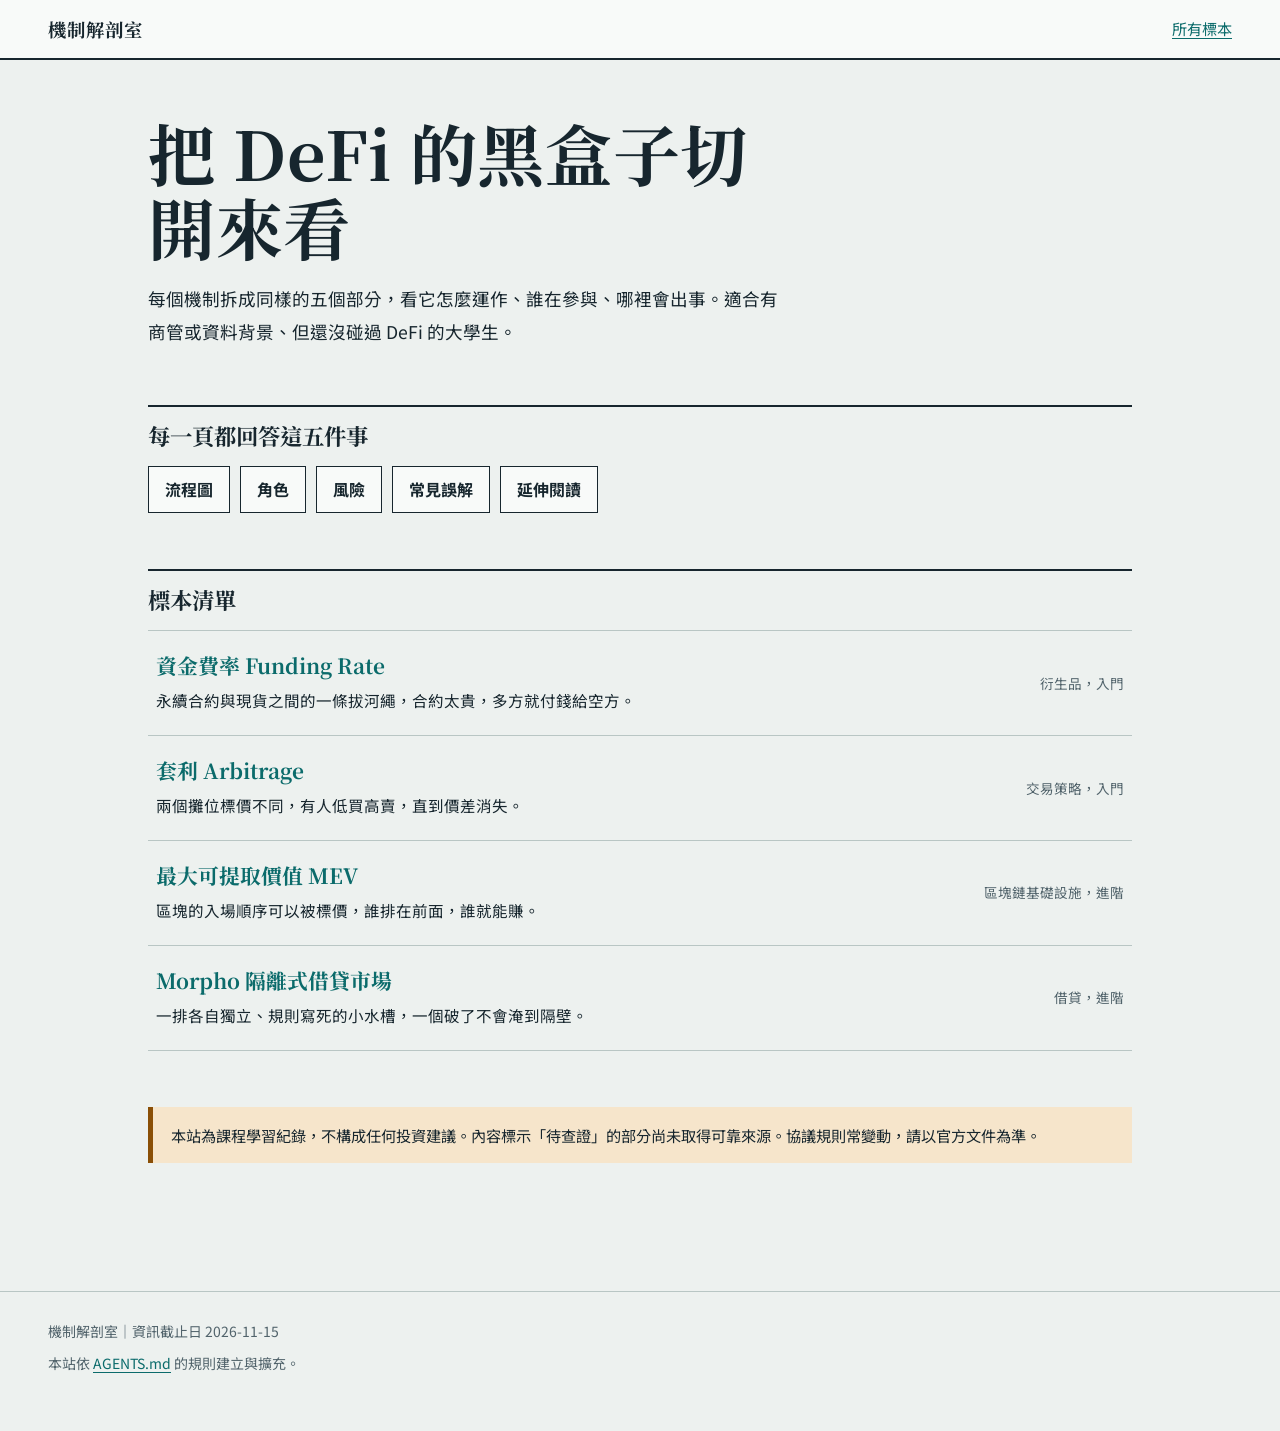
<file: index.html>
<!DOCTYPE html>
<html lang="zh-Hant">
<head>
  <meta charset="utf-8">
  <meta name="viewport" content="width=device-width, initial-scale=1">
  <title>機制解剖室｜加密貨幣與 DeFi 機制拆解</title>
  <meta name="description" content="把加密貨幣與 DeFi 的機制切開來看：流程、角色、風險、常見誤解與延伸閱讀。">
  <link rel="preconnect" href="https://fonts.googleapis.com">
  <link rel="preconnect" href="https://fonts.gstatic.com" crossorigin>
  <link rel="stylesheet" href="https://fonts.googleapis.com/css2?family=IBM+Plex+Mono:wght@400;600&family=Noto+Sans+TC:wght@400;500;700&family=Noto+Serif+TC:wght@500;700&display=swap">
  <link rel="stylesheet" href="assets/style.css">
</head>
<body>
  <header class="site-header">
    <a class="brand" href="index.html">機制解剖室</a>
    <nav><a href="#specimens">所有標本</a></nav>
  </header>

  <main class="home">
    <section class="hero">
      <h1>把 DeFi 的黑盒子切開來看</h1>
      <p>每個機制拆成同樣的五個部分，看它怎麼運作、誰在參與、哪裡會出事。適合有商管或資料背景、但還沒碰過 DeFi 的大學生。</p>
    </section>

    <section>
      <h2>每一頁都回答這五件事</h2>
      <ul class="five">
        <li>流程圖</li>
        <li>角色</li>
        <li>風險</li>
        <li>常見誤解</li>
        <li>延伸閱讀</li>
      </ul>
    </section>

    <section id="specimens">
      <h2>標本清單</h2>
      <ul class="specimen-list">
        <li>
          <a href="mechanisms/funding-rate.html">
            <h3>資金費率 Funding Rate</h3>
            <p>永續合約與現貨之間的一條拔河繩，合約太貴，多方就付錢給空方。</p>
            <span class="meta">衍生品，入門</span>
          </a>
        </li>
        <li>
          <a href="mechanisms/arbitrage.html">
            <h3>套利 Arbitrage</h3>
            <p>兩個攤位標價不同，有人低買高賣，直到價差消失。</p>
            <span class="meta">交易策略，入門</span>
          </a>
        </li>
        <li>
          <a href="mechanisms/mev.html">
            <h3>最大可提取價值 MEV</h3>
            <p>區塊的入場順序可以被標價，誰排在前面，誰就能賺。</p>
            <span class="meta">區塊鏈基礎設施，進階</span>
          </a>
        </li>
        <li>
          <a href="mechanisms/morpho.html">
            <h3>Morpho 隔離式借貸市場</h3>
            <p>一排各自獨立、規則寫死的小水槽，一個破了不會淹到隔壁。</p>
            <span class="meta">借貸，進階</span>
          </a>
        </li>
      </ul>
    </section>

    <section>
      <div class="notice">
        <p>本站為課程學習紀錄，不構成任何投資建議。內容標示「待查證」的部分尚未取得可靠來源。協議規則常變動，請以官方文件為準。</p>
      </div>
    </section>
  </main>

  <footer class="site-footer">
    <p>機制解剖室｜資訊截止日 2026-11-15</p>
    <p>本站依 <a href="AGENTS.md">AGENTS.md</a> 的規則建立與擴充。</p>
  </footer>
</body>
</html>
</file>
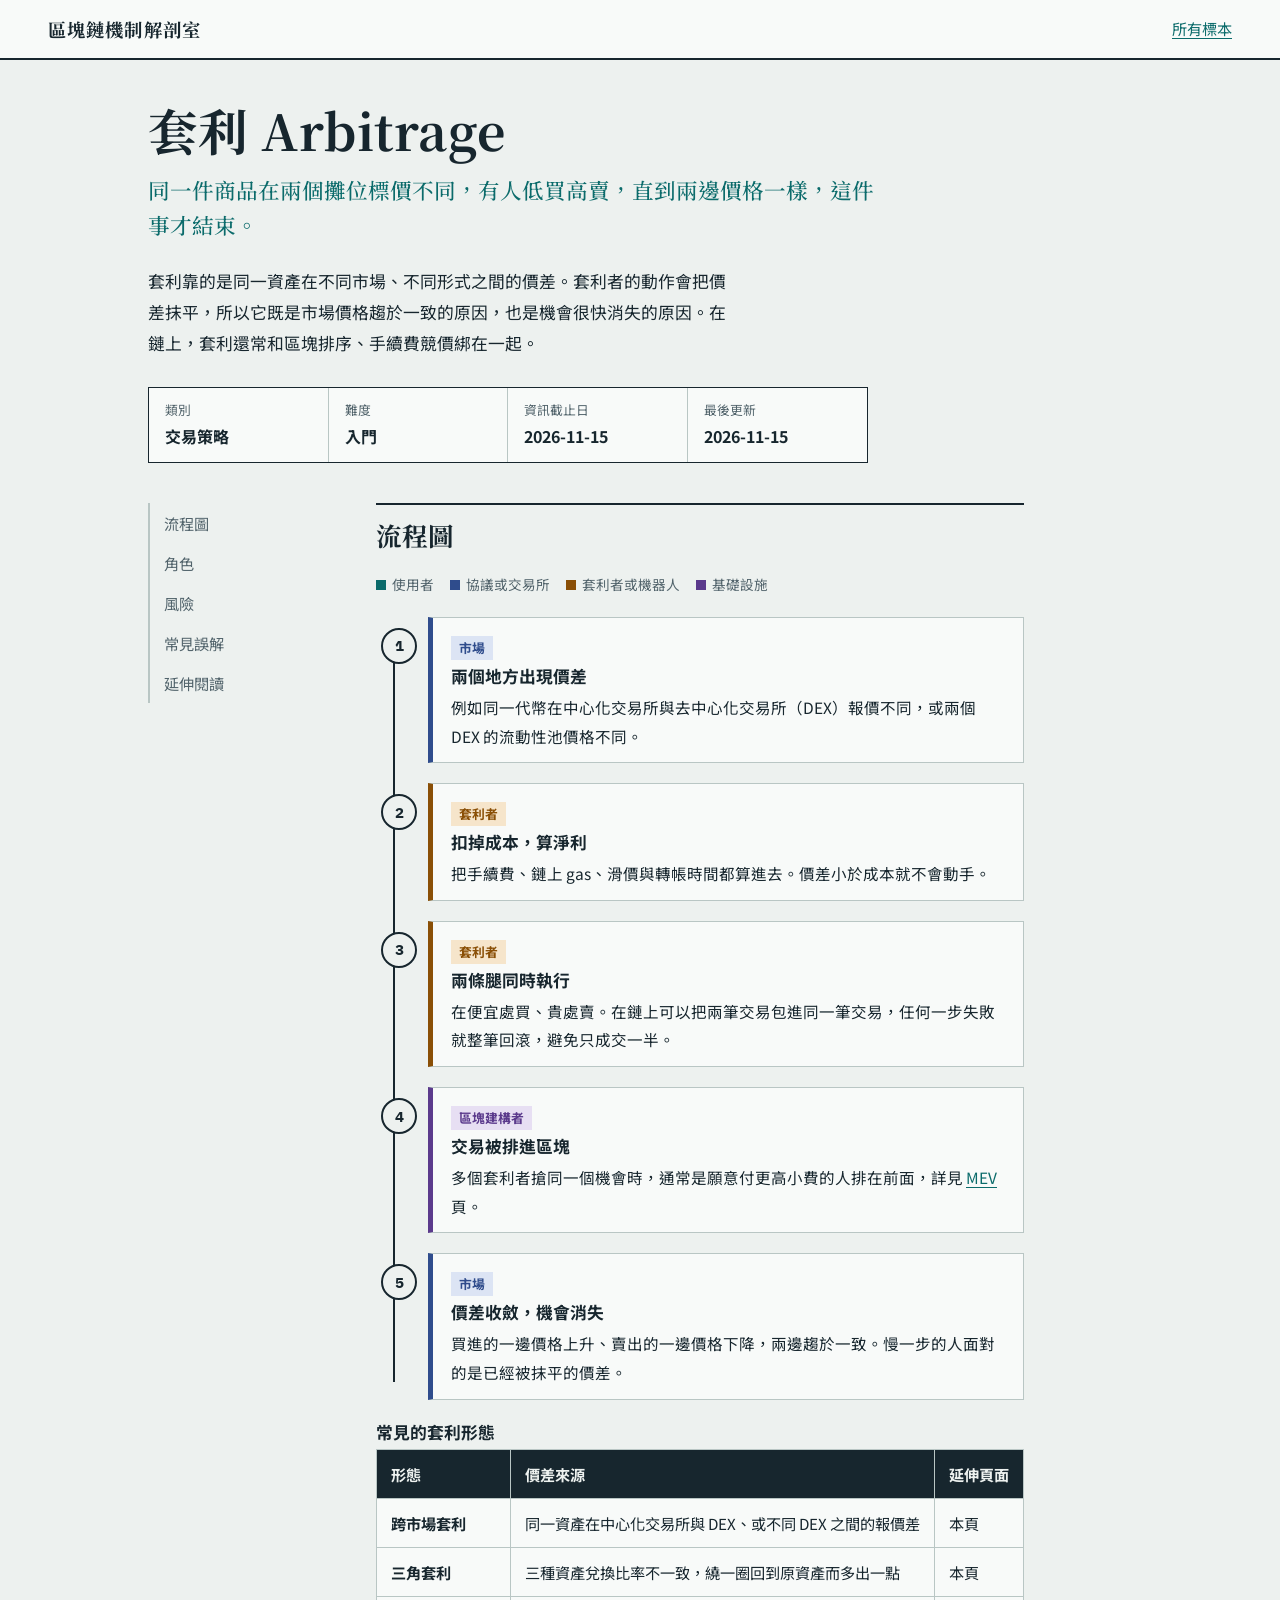
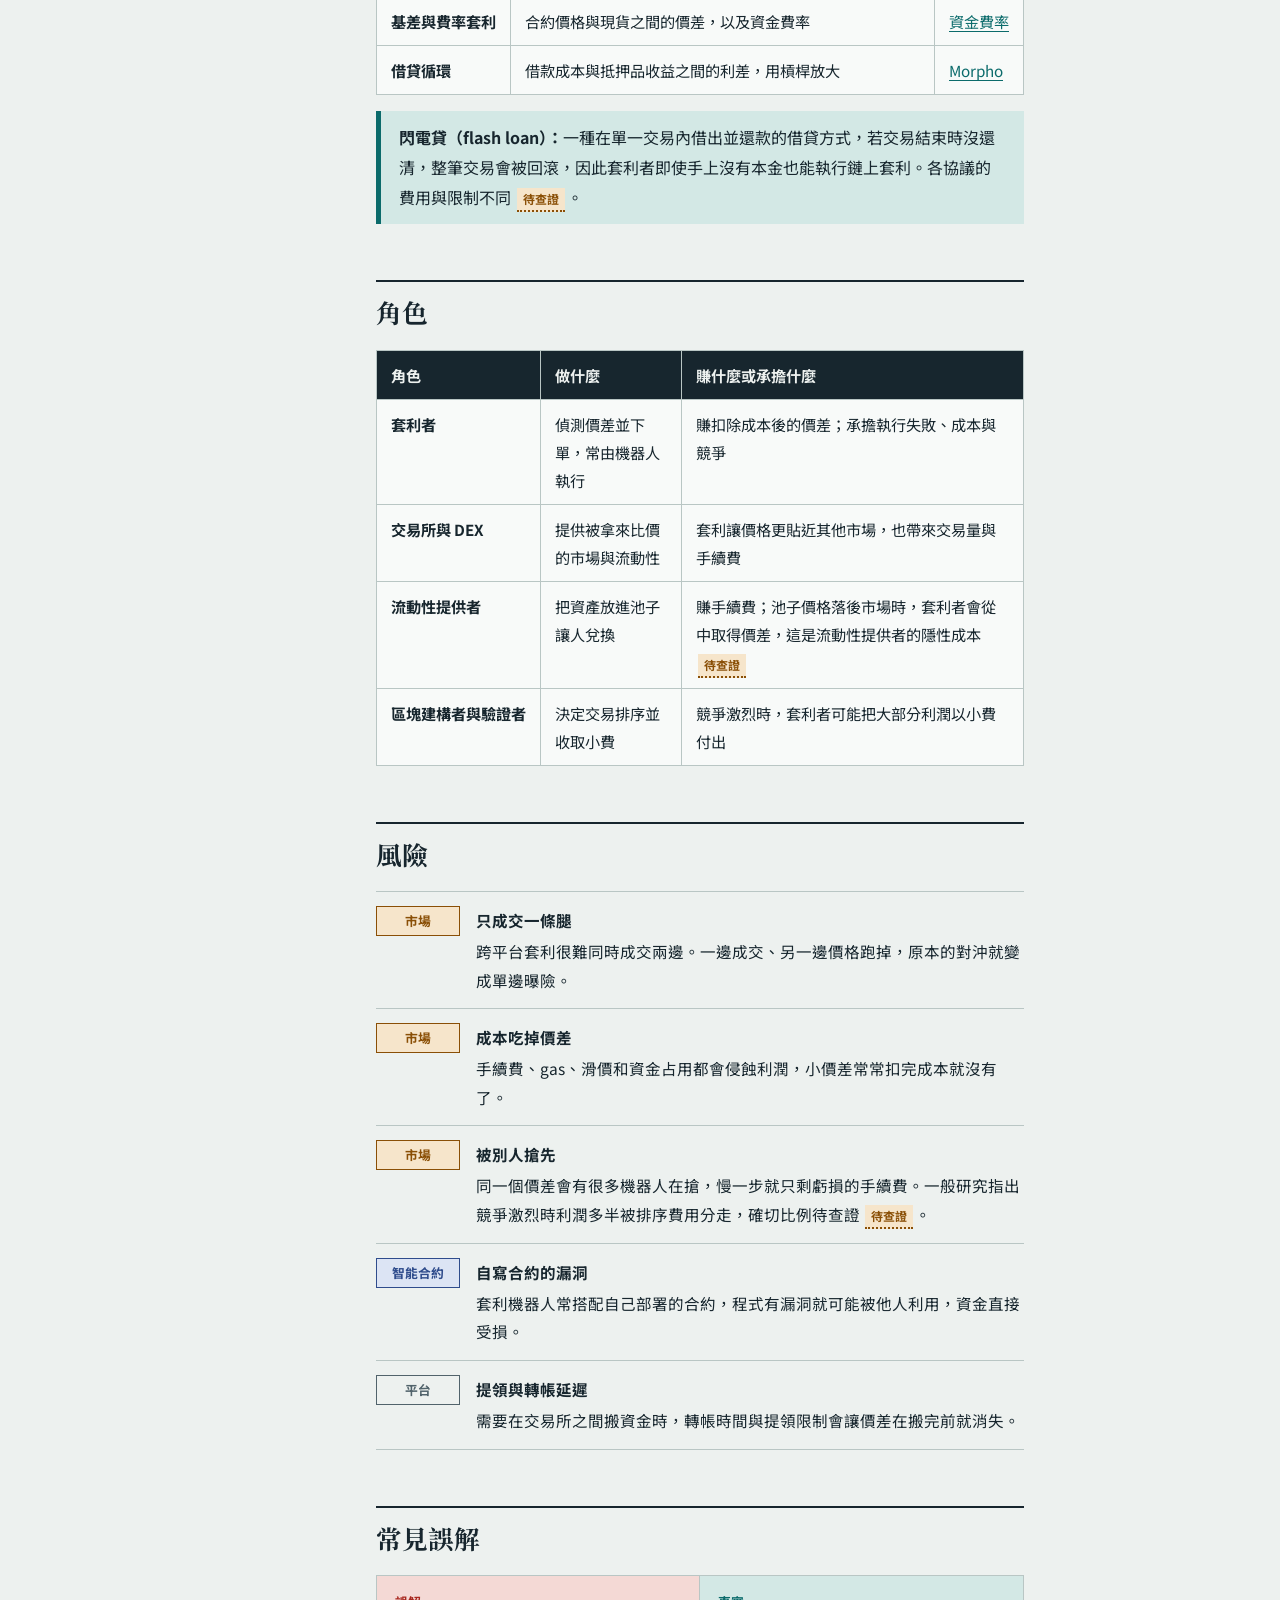
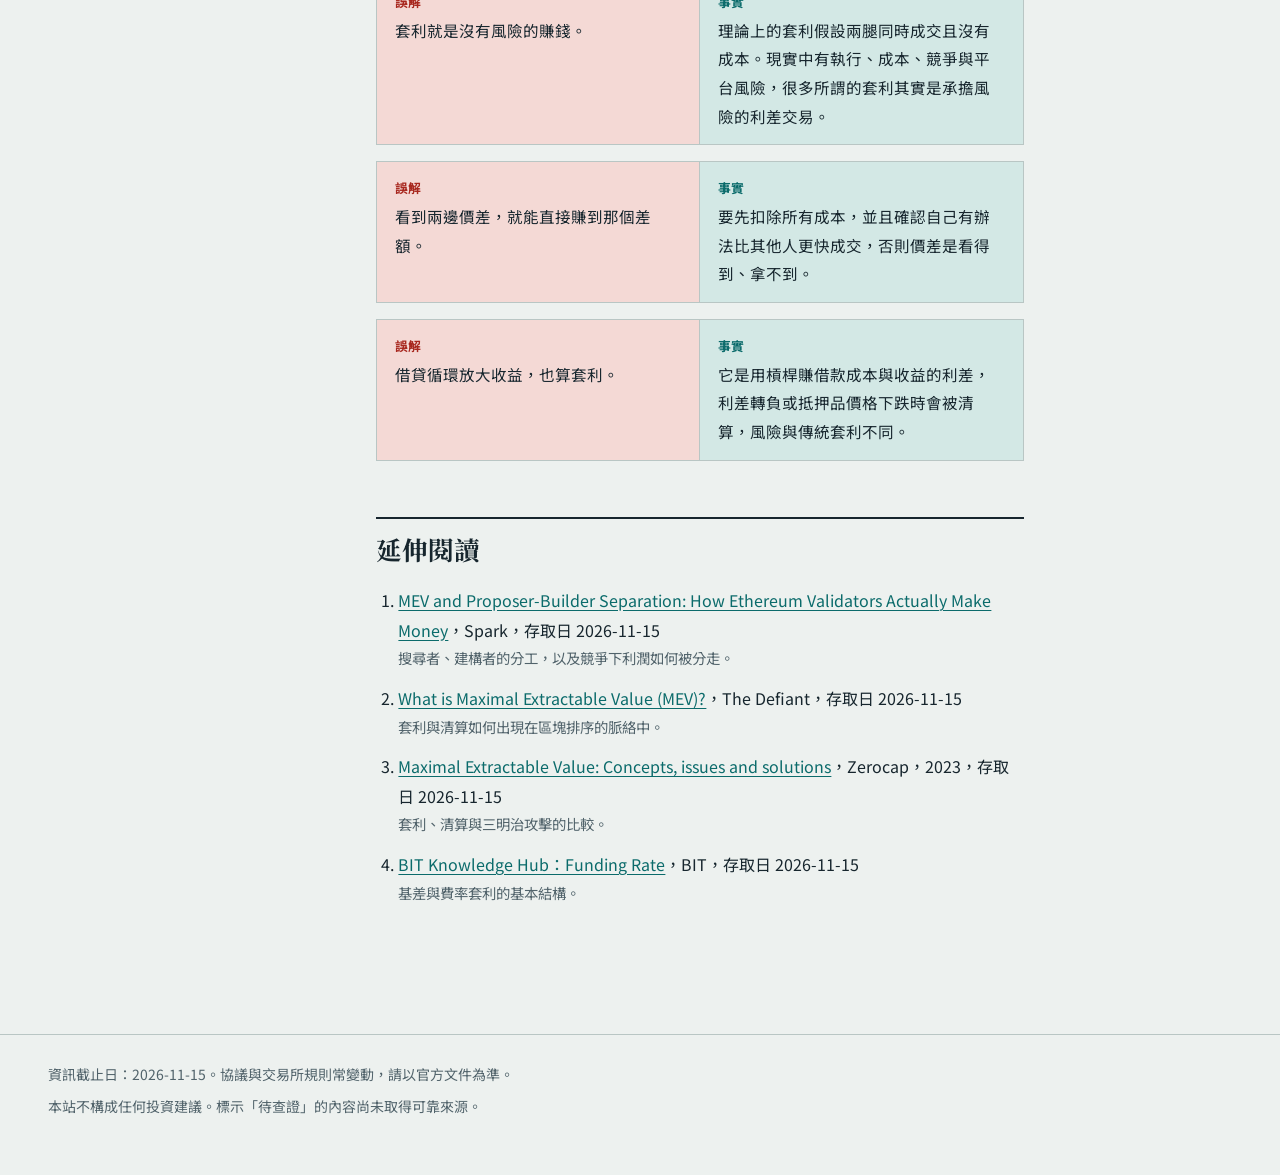
<file: mechanisms/arbitrage.html>
<!DOCTYPE html>
<html lang="zh-Hant">
<head>
  <meta charset="utf-8">
  <meta name="viewport" content="width=device-width, initial-scale=1">
  <title>套利 Arbitrage｜區塊鏈機制解剖室</title>
  <meta name="description" content="從發現價差到價差消失：加密市場裡的套利怎麼運作。">
  <link rel="preconnect" href="https://fonts.googleapis.com">
  <link rel="preconnect" href="https://fonts.gstatic.com" crossorigin>
  <link rel="stylesheet" href="https://fonts.googleapis.com/css2?family=IBM+Plex+Mono:wght@400;600&family=Noto+Sans+TC:wght@400;500;700&family=Noto+Serif+TC:wght@500;700&display=swap">
  <link rel="stylesheet" href="../assets/style.css">
</head>
<body>
  <header class="site-header">
    <a class="brand" href="../index.html">區塊鏈機制解剖室</a>
    <nav><a href="../index.html">所有標本</a></nav>
  </header>

  <main class="page">
    <header class="specimen-head">
      <h1>套利 Arbitrage</h1>
      <p class="metaphor">同一件商品在兩個攤位標價不同，有人低買高賣，直到兩邊價格一樣，這件事才結束。</p>
      <p class="lede">套利靠的是同一資產在不同市場、不同形式之間的價差。套利者的動作會把價差抹平，所以它既是市場價格趨於一致的原因，也是機會很快消失的原因。在鏈上，套利還常和區塊排序、手續費競價綁在一起。</p>
      <dl class="specimen-card">
        <div><dt>類別</dt><dd>交易策略</dd></div>
        <div><dt>難度</dt><dd>入門</dd></div>
        <div><dt>資訊截止日</dt><dd>2026-11-15</dd></div>
        <div><dt>最後更新</dt><dd>2026-11-15</dd></div>
      </dl>
    </header>

    <nav class="toc" aria-label="本頁目錄">
      <ul>
        <li><a href="#flow">流程圖</a></li>
        <li><a href="#roles">角色</a></li>
        <li><a href="#risks">風險</a></li>
        <li><a href="#myths">常見誤解</a></li>
        <li><a href="#refs">延伸閱讀</a></li>
      </ul>
    </nav>

    <div class="content">

      <section class="block" id="flow">
        <h2>流程圖</h2>
        <ul class="legend">
          <li class="l-user">使用者</li>
          <li class="l-protocol">協議或交易所</li>
          <li class="l-bot">套利者或機器人</li>
          <li class="l-infra">基礎設施</li>
        </ul>
        <ol class="flow">
          <li class="flow-step" data-actor="protocol">
            <span class="actor">市場</span>
            <h3>兩個地方出現價差</h3>
            <p>例如同一代幣在中心化交易所與去中心化交易所（DEX）報價不同，或兩個 DEX 的流動性池價格不同。</p>
          </li>
          <li class="flow-step" data-actor="bot">
            <span class="actor">套利者</span>
            <h3>扣掉成本，算淨利</h3>
            <p>把手續費、鏈上 gas、滑價與轉帳時間都算進去。價差小於成本就不會動手。</p>
          </li>
          <li class="flow-step" data-actor="bot">
            <span class="actor">套利者</span>
            <h3>兩條腿同時執行</h3>
            <p>在便宜處買、貴處賣。在鏈上可以把兩筆交易包進同一筆交易，任何一步失敗就整筆回滾，避免只成交一半。</p>
          </li>
          <li class="flow-step" data-actor="infra">
            <span class="actor">區塊建構者</span>
            <h3>交易被排進區塊</h3>
            <p>多個套利者搶同一個機會時，通常是願意付更高小費的人排在前面，詳見 <a href="mev.html">MEV</a> 頁。</p>
          </li>
          <li class="flow-step" data-actor="protocol">
            <span class="actor">市場</span>
            <h3>價差收斂，機會消失</h3>
            <p>買進的一邊價格上升、賣出的一邊價格下降，兩邊趨於一致。慢一步的人面對的是已經被抹平的價差。</p>
          </li>
        </ol>

        <h3>常見的套利形態</h3>
        <div class="table-wrap">
          <table>
            <thead><tr><th>形態</th><th>價差來源</th><th>延伸頁面</th></tr></thead>
            <tbody>
              <tr><td>跨市場套利</td><td>同一資產在中心化交易所與 DEX、或不同 DEX 之間的報價差</td><td>本頁</td></tr>
              <tr><td>三角套利</td><td>三種資產兌換比率不一致，繞一圈回到原資產而多出一點</td><td>本頁</td></tr>
              <tr><td>基差與費率套利</td><td>合約價格與現貨之間的價差，以及資金費率</td><td><a href="funding-rate.html">資金費率</a></td></tr>
              <tr><td>借貸循環</td><td>借款成本與抵押品收益之間的利差，用槓桿放大</td><td><a href="morpho.html">Morpho</a></td></tr>
            </tbody>
          </table>
        </div>

        <div class="example">
          <p><strong>閃電貸（flash loan）：</strong>一種在單一交易內借出並還款的借貸方式，若交易結束時沒還清，整筆交易會被回滾，因此套利者即使手上沒有本金也能執行鏈上套利。各協議的費用與限制不同 <span class="verify">待查證</span>。</p>
        </div>
      </section>

      <section class="block" id="roles">
        <h2>角色</h2>
        <div class="table-wrap">
          <table>
            <thead><tr><th>角色</th><th>做什麼</th><th>賺什麼或承擔什麼</th></tr></thead>
            <tbody>
              <tr><td>套利者</td><td>偵測價差並下單，常由機器人執行</td><td>賺扣除成本後的價差；承擔執行失敗、成本與競爭</td></tr>
              <tr><td>交易所與 DEX</td><td>提供被拿來比價的市場與流動性</td><td>套利讓價格更貼近其他市場，也帶來交易量與手續費</td></tr>
              <tr><td>流動性提供者</td><td>把資產放進池子讓人兌換</td><td>賺手續費；池子價格落後市場時，套利者會從中取得價差，這是流動性提供者的隱性成本 <span class="verify">待查證</span></td></tr>
              <tr><td>區塊建構者與驗證者</td><td>決定交易排序並收取小費</td><td>競爭激烈時，套利者可能把大部分利潤以小費付出</td></tr>
            </tbody>
          </table>
        </div>
      </section>

      <section class="block" id="risks">
        <h2>風險</h2>
        <ul class="risks">
          <li><span class="tag tag-market">市場</span><div><p><strong>只成交一條腿</strong>跨平台套利很難同時成交兩邊。一邊成交、另一邊價格跑掉，原本的對沖就變成單邊曝險。</p></div></li>
          <li><span class="tag tag-market">市場</span><div><p><strong>成本吃掉價差</strong>手續費、gas、滑價和資金占用都會侵蝕利潤，小價差常常扣完成本就沒有了。</p></div></li>
          <li><span class="tag tag-market">市場</span><div><p><strong>被別人搶先</strong>同一個價差會有很多機器人在搶，慢一步就只剩虧損的手續費。一般研究指出競爭激烈時利潤多半被排序費用分走，確切比例待查證 <span class="verify">待查證</span>。</p></div></li>
          <li><span class="tag tag-contract">智能合約</span><div><p><strong>自寫合約的漏洞</strong>套利機器人常搭配自己部署的合約，程式有漏洞就可能被他人利用，資金直接受損。</p></div></li>
          <li><span class="tag tag-platform">平台</span><div><p><strong>提領與轉帳延遲</strong>需要在交易所之間搬資金時，轉帳時間與提領限制會讓價差在搬完前就消失。</p></div></li>
        </ul>
      </section>

      <section class="block" id="myths">
        <h2>常見誤解</h2>
        <div class="myth">
          <p class="wrong"><b>誤解</b>套利就是沒有風險的賺錢。</p>
          <p class="right"><b>事實</b>理論上的套利假設兩腿同時成交且沒有成本。現實中有執行、成本、競爭與平台風險，很多所謂的套利其實是承擔風險的利差交易。</p>
        </div>
        <div class="myth">
          <p class="wrong"><b>誤解</b>看到兩邊價差，就能直接賺到那個差額。</p>
          <p class="right"><b>事實</b>要先扣除所有成本，並且確認自己有辦法比其他人更快成交，否則價差是看得到、拿不到。</p>
        </div>
        <div class="myth">
          <p class="wrong"><b>誤解</b>借貸循環放大收益，也算套利。</p>
          <p class="right"><b>事實</b>它是用槓桿賺借款成本與收益的利差，利差轉負或抵押品價格下跌時會被清算，風險與傳統套利不同。</p>
        </div>
      </section>

      <section class="block" id="refs">
        <h2>延伸閱讀</h2>
        <ol class="refs">
          <li><a href="https://www.spark.money/research/ethereum-mev-pbs-validator-economics">MEV and Proposer-Builder Separation: How Ethereum Validators Actually Make Money</a>，Spark，存取日 2026-11-15<span class="ref-note">搜尋者、建構者的分工，以及競爭下利潤如何被分走。</span></li>
          <li><a href="https://thedefiant.io/education/blockchains/what-is-maximal-extractable-value-mev">What is Maximal Extractable Value (MEV)?</a>，The Defiant，存取日 2026-11-15<span class="ref-note">套利與清算如何出現在區塊排序的脈絡中。</span></li>
          <li><a href="https://zerocap.com/insights/research-lab/maximal-extractable-value/">Maximal Extractable Value: Concepts, issues and solutions</a>，Zerocap，2023，存取日 2026-11-15<span class="ref-note">套利、清算與三明治攻擊的比較。</span></li>
          <li><a href="https://www.bit.com/knowledge-hub/funding-rate">BIT Knowledge Hub：Funding Rate</a>，BIT，存取日 2026-11-15<span class="ref-note">基差與費率套利的基本結構。</span></li>
        </ol>
      </section>

    </div>
  </main>

  <footer class="site-footer">
    <p>資訊截止日：2026-11-15。協議與交易所規則常變動，請以官方文件為準。</p>
    <p>本站不構成任何投資建議。標示「待查證」的內容尚未取得可靠來源。</p>
  </footer>
</body>
</html>
</file>
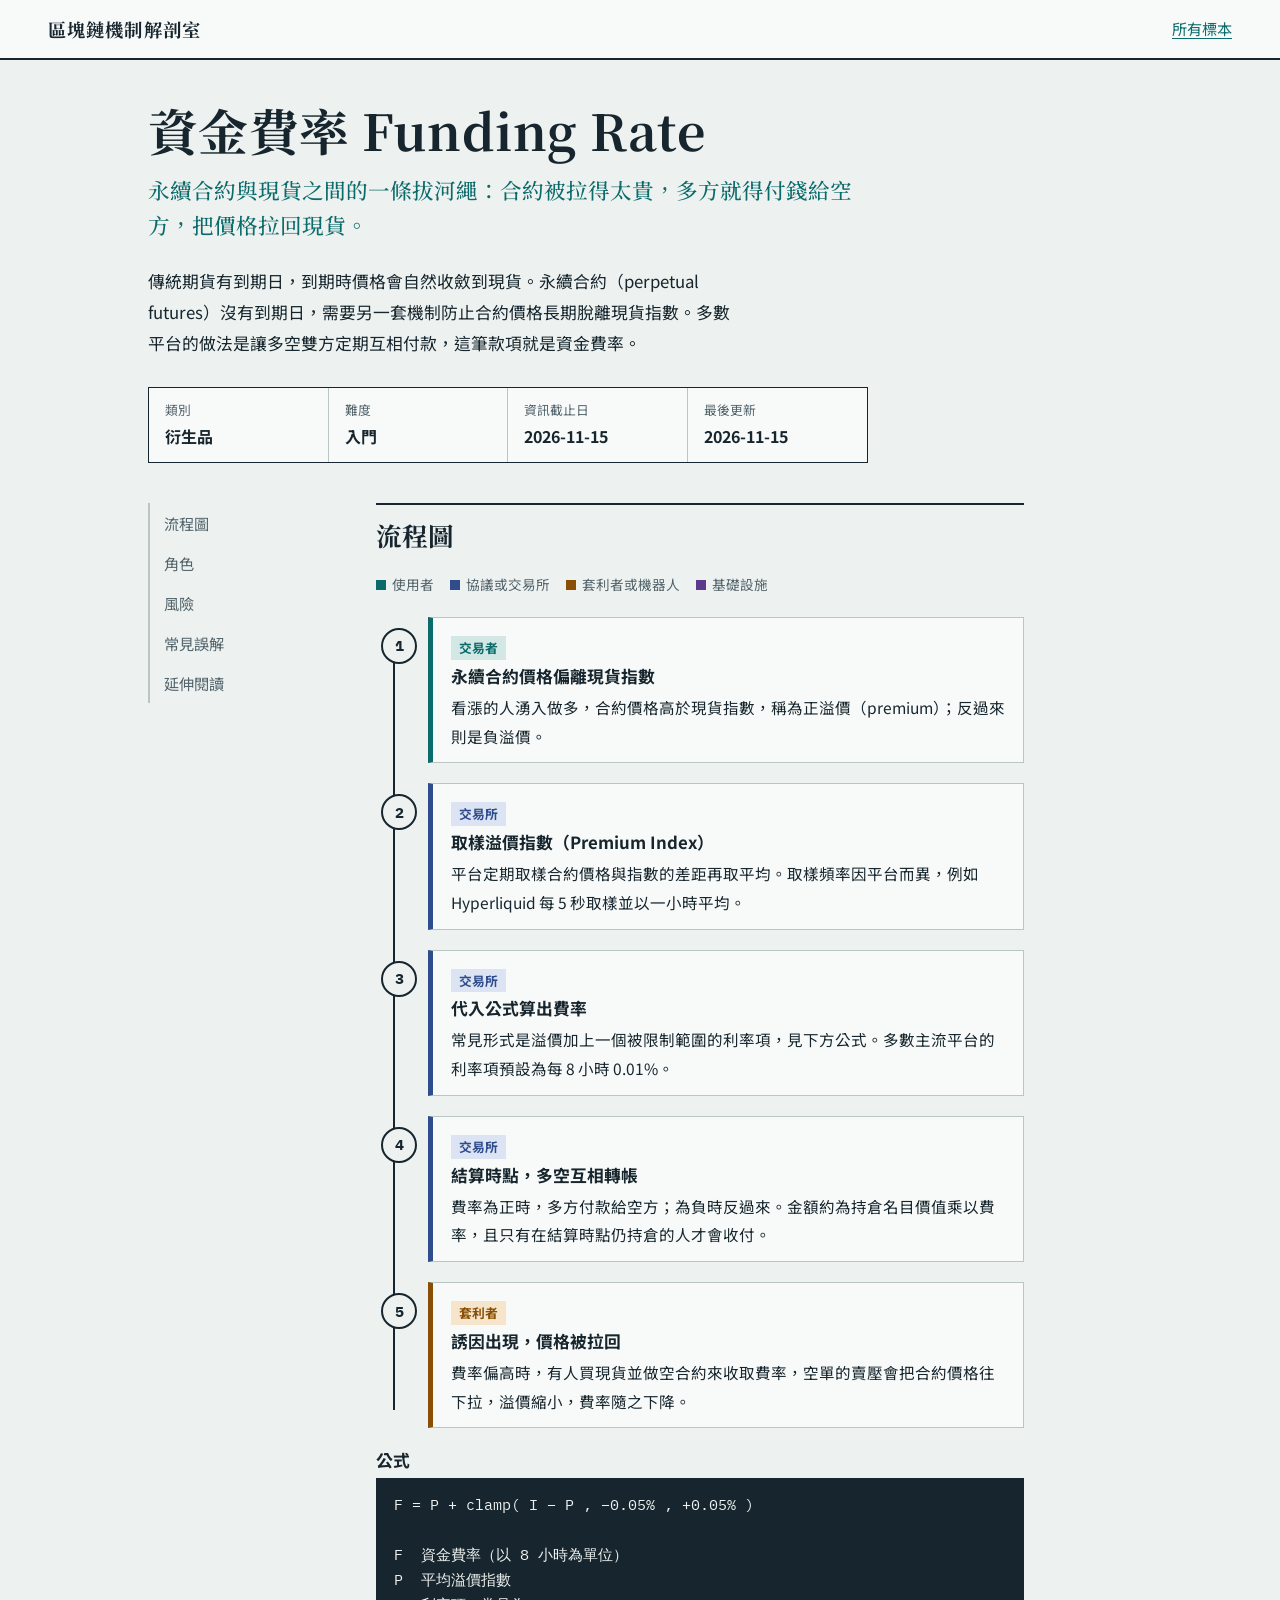
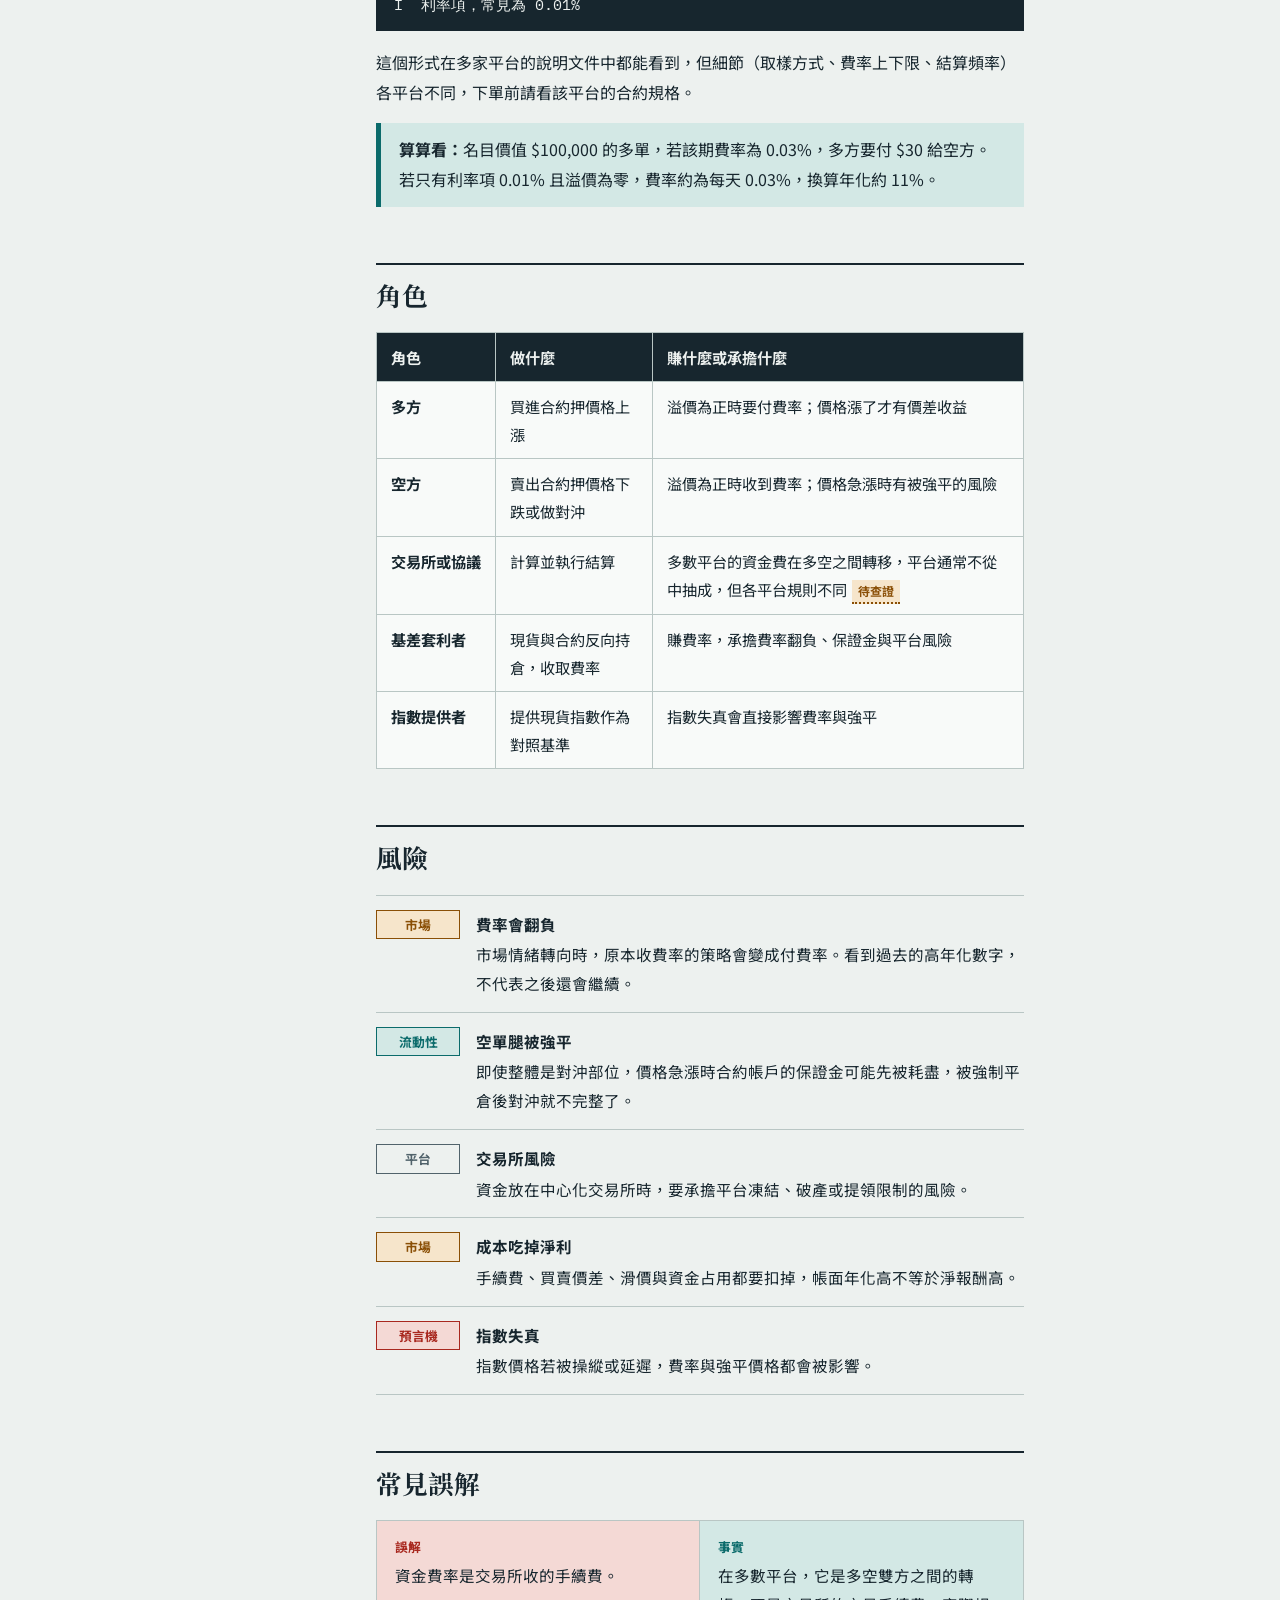
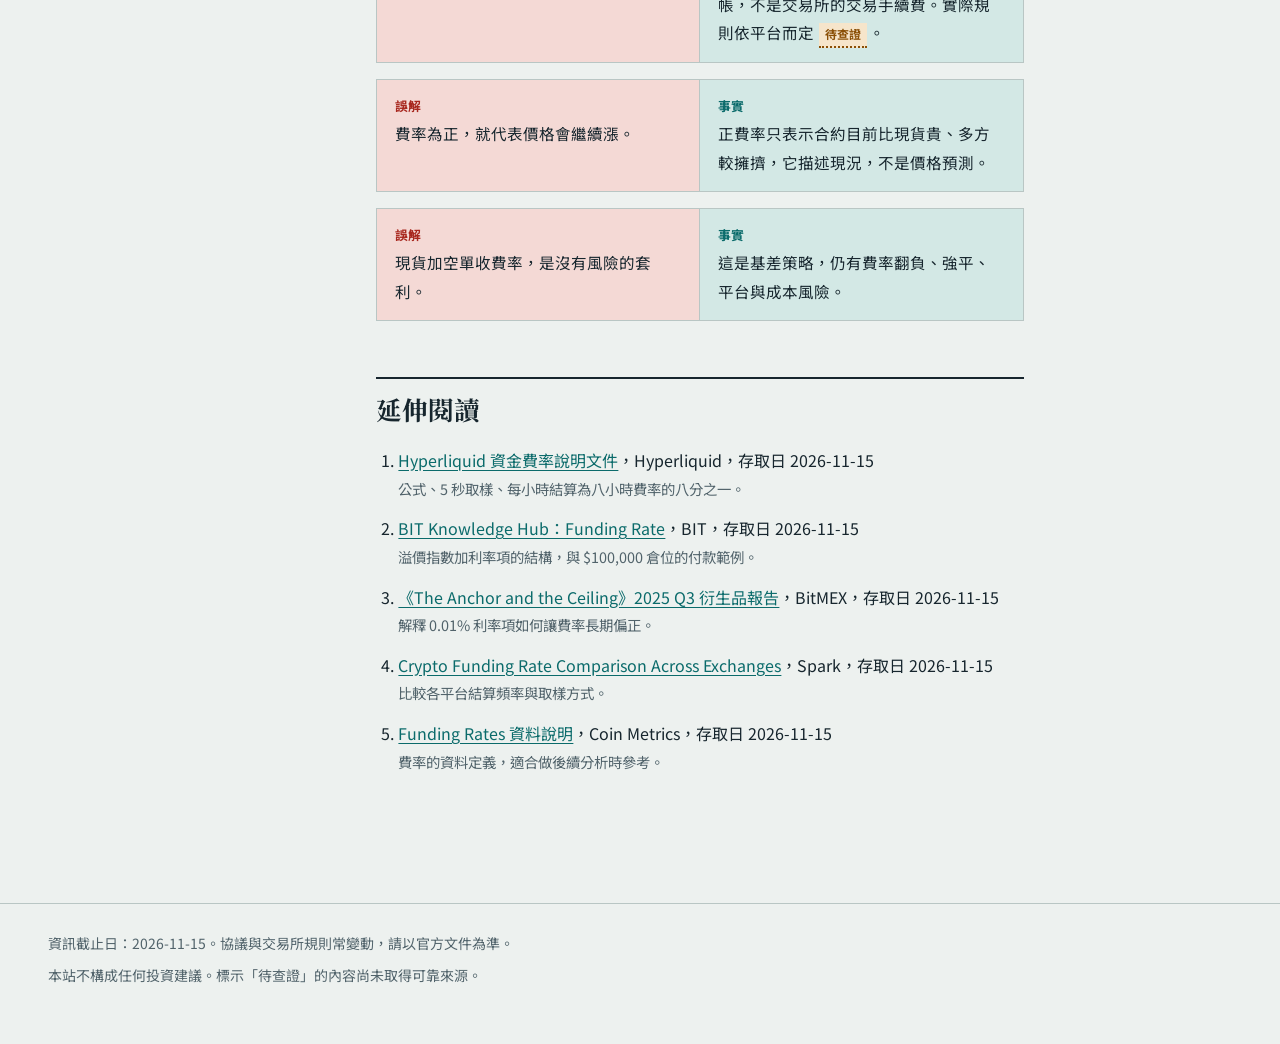
<file: mechanisms/funding-rate.html>
<!DOCTYPE html>
<html lang="zh-Hant">
<head>
  <meta charset="utf-8">
  <meta name="viewport" content="width=device-width, initial-scale=1">
  <title>資金費率 Funding Rate｜區塊鏈機制解剖室</title>
  <meta name="description" content="永續合約如何靠多空互相付款，讓價格不偏離現貨。">
  <link rel="preconnect" href="https://fonts.googleapis.com">
  <link rel="preconnect" href="https://fonts.gstatic.com" crossorigin>
  <link rel="stylesheet" href="https://fonts.googleapis.com/css2?family=IBM+Plex+Mono:wght@400;600&family=Noto+Sans+TC:wght@400;500;700&family=Noto+Serif+TC:wght@500;700&display=swap">
  <link rel="stylesheet" href="../assets/style.css">
</head>
<body>
  <header class="site-header">
    <a class="brand" href="../index.html">區塊鏈機制解剖室</a>
    <nav><a href="../index.html">所有標本</a></nav>
  </header>

  <main class="page">
    <header class="specimen-head">
      <h1>資金費率 Funding Rate</h1>
      <p class="metaphor">永續合約與現貨之間的一條拔河繩：合約被拉得太貴，多方就得付錢給空方，把價格拉回現貨。</p>
      <p class="lede">傳統期貨有到期日，到期時價格會自然收斂到現貨。永續合約（perpetual futures）沒有到期日，需要另一套機制防止合約價格長期脫離現貨指數。多數平台的做法是讓多空雙方定期互相付款，這筆款項就是資金費率。</p>
      <dl class="specimen-card">
        <div><dt>類別</dt><dd>衍生品</dd></div>
        <div><dt>難度</dt><dd>入門</dd></div>
        <div><dt>資訊截止日</dt><dd>2026-11-15</dd></div>
        <div><dt>最後更新</dt><dd>2026-11-15</dd></div>
      </dl>
    </header>

    <nav class="toc" aria-label="本頁目錄">
      <ul>
        <li><a href="#flow">流程圖</a></li>
        <li><a href="#roles">角色</a></li>
        <li><a href="#risks">風險</a></li>
        <li><a href="#myths">常見誤解</a></li>
        <li><a href="#refs">延伸閱讀</a></li>
      </ul>
    </nav>

    <div class="content">

      <section class="block" id="flow">
        <h2>流程圖</h2>
        <ul class="legend">
          <li class="l-user">使用者</li>
          <li class="l-protocol">協議或交易所</li>
          <li class="l-bot">套利者或機器人</li>
          <li class="l-infra">基礎設施</li>
        </ul>
        <ol class="flow">
          <li class="flow-step" data-actor="user">
            <span class="actor">交易者</span>
            <h3>永續合約價格偏離現貨指數</h3>
            <p>看漲的人湧入做多，合約價格高於現貨指數，稱為正溢價（premium）；反過來則是負溢價。</p>
          </li>
          <li class="flow-step" data-actor="protocol">
            <span class="actor">交易所</span>
            <h3>取樣溢價指數（Premium Index）</h3>
            <p>平台定期取樣合約價格與指數的差距再取平均。取樣頻率因平台而異，例如 Hyperliquid 每 5 秒取樣並以一小時平均。</p>
          </li>
          <li class="flow-step" data-actor="protocol">
            <span class="actor">交易所</span>
            <h3>代入公式算出費率</h3>
            <p>常見形式是溢價加上一個被限制範圍的利率項，見下方公式。多數主流平台的利率項預設為每 8 小時 0.01%。</p>
          </li>
          <li class="flow-step" data-actor="protocol">
            <span class="actor">交易所</span>
            <h3>結算時點，多空互相轉帳</h3>
            <p>費率為正時，多方付款給空方；為負時反過來。金額約為持倉名目價值乘以費率，且只有在結算時點仍持倉的人才會收付。</p>
          </li>
          <li class="flow-step" data-actor="bot">
            <span class="actor">套利者</span>
            <h3>誘因出現，價格被拉回</h3>
            <p>費率偏高時，有人買現貨並做空合約來收取費率，空單的賣壓會把合約價格往下拉，溢價縮小，費率隨之下降。</p>
          </li>
        </ol>

        <h3>公式</h3>
        <pre class="formula">F = P + clamp( I − P , −0.05% , +0.05% )

F  資金費率（以 8 小時為單位）
P  平均溢價指數
I  利率項，常見為 0.01%</pre>
        <p>這個形式在多家平台的說明文件中都能看到，但細節（取樣方式、費率上下限、結算頻率）各平台不同，下單前請看該平台的合約規格。</p>

        <div class="example">
          <p><strong>算算看：</strong>名目價值 $100,000 的多單，若該期費率為 0.03%，多方要付 $30 給空方。若只有利率項 0.01% 且溢價為零，費率約為每天 0.03%，換算年化約 11%。</p>
        </div>
      </section>

      <section class="block" id="roles">
        <h2>角色</h2>
        <div class="table-wrap">
          <table>
            <thead><tr><th>角色</th><th>做什麼</th><th>賺什麼或承擔什麼</th></tr></thead>
            <tbody>
              <tr><td>多方</td><td>買進合約押價格上漲</td><td>溢價為正時要付費率；價格漲了才有價差收益</td></tr>
              <tr><td>空方</td><td>賣出合約押價格下跌或做對沖</td><td>溢價為正時收到費率；價格急漲時有被強平的風險</td></tr>
              <tr><td>交易所或協議</td><td>計算並執行結算</td><td>多數平台的資金費在多空之間轉移，平台通常不從中抽成，但各平台規則不同 <span class="verify">待查證</span></td></tr>
              <tr><td>基差套利者</td><td>現貨與合約反向持倉，收取費率</td><td>賺費率，承擔費率翻負、保證金與平台風險</td></tr>
              <tr><td>指數提供者</td><td>提供現貨指數作為對照基準</td><td>指數失真會直接影響費率與強平</td></tr>
            </tbody>
          </table>
        </div>
      </section>

      <section class="block" id="risks">
        <h2>風險</h2>
        <ul class="risks">
          <li><span class="tag tag-market">市場</span><div><p><strong>費率會翻負</strong>市場情緒轉向時，原本收費率的策略會變成付費率。看到過去的高年化數字，不代表之後還會繼續。</p></div></li>
          <li><span class="tag tag-liquidity">流動性</span><div><p><strong>空單腿被強平</strong>即使整體是對沖部位，價格急漲時合約帳戶的保證金可能先被耗盡，被強制平倉後對沖就不完整了。</p></div></li>
          <li><span class="tag tag-platform">平台</span><div><p><strong>交易所風險</strong>資金放在中心化交易所時，要承擔平台凍結、破產或提領限制的風險。</p></div></li>
          <li><span class="tag tag-market">市場</span><div><p><strong>成本吃掉淨利</strong>手續費、買賣價差、滑價與資金占用都要扣掉，帳面年化高不等於淨報酬高。</p></div></li>
          <li><span class="tag tag-oracle">預言機</span><div><p><strong>指數失真</strong>指數價格若被操縱或延遲，費率與強平價格都會被影響。</p></div></li>
        </ul>
      </section>

      <section class="block" id="myths">
        <h2>常見誤解</h2>
        <div class="myth">
          <p class="wrong"><b>誤解</b>資金費率是交易所收的手續費。</p>
          <p class="right"><b>事實</b>在多數平台，它是多空雙方之間的轉帳，不是交易所的交易手續費。實際規則依平台而定 <span class="verify">待查證</span>。</p>
        </div>
        <div class="myth">
          <p class="wrong"><b>誤解</b>費率為正，就代表價格會繼續漲。</p>
          <p class="right"><b>事實</b>正費率只表示合約目前比現貨貴、多方較擁擠，它描述現況，不是價格預測。</p>
        </div>
        <div class="myth">
          <p class="wrong"><b>誤解</b>現貨加空單收費率，是沒有風險的套利。</p>
          <p class="right"><b>事實</b>這是基差策略，仍有費率翻負、強平、平台與成本風險。</p>
        </div>
      </section>

      <section class="block" id="refs">
        <h2>延伸閱讀</h2>
        <ol class="refs">
          <li><a href="https://hyperliquid.gitbook.io/hyperliquid-docs/trading/funding.md">Hyperliquid 資金費率說明文件</a>，Hyperliquid，存取日 2026-11-15<span class="ref-note">公式、5 秒取樣、每小時結算為八小時費率的八分之一。</span></li>
          <li><a href="https://www.bit.com/knowledge-hub/funding-rate">BIT Knowledge Hub：Funding Rate</a>，BIT，存取日 2026-11-15<span class="ref-note">溢價指數加利率項的結構，與 $100,000 倉位的付款範例。</span></li>
          <li><a href="https://www.bitmex.com/blog/2025q3-derivatives-report">《The Anchor and the Ceiling》2025 Q3 衍生品報告</a>，BitMEX，存取日 2026-11-15<span class="ref-note">解釋 0.01% 利率項如何讓費率長期偏正。</span></li>
          <li><a href="https://www.spark.money/tools/funding-rate-comparison">Crypto Funding Rate Comparison Across Exchanges</a>，Spark，存取日 2026-11-15<span class="ref-note">比較各平台結算頻率與取樣方式。</span></li>
          <li><a href="https://docs.coinmetrics.io/market-data/market-data-overview/funding-rates/funding-rates">Funding Rates 資料說明</a>，Coin Metrics，存取日 2026-11-15<span class="ref-note">費率的資料定義，適合做後續分析時參考。</span></li>
        </ol>
      </section>

    </div>
  </main>

  <footer class="site-footer">
    <p>資訊截止日：2026-11-15。協議與交易所規則常變動，請以官方文件為準。</p>
    <p>本站不構成任何投資建議。標示「待查證」的內容尚未取得可靠來源。</p>
  </footer>
</body>
</html>
</file>
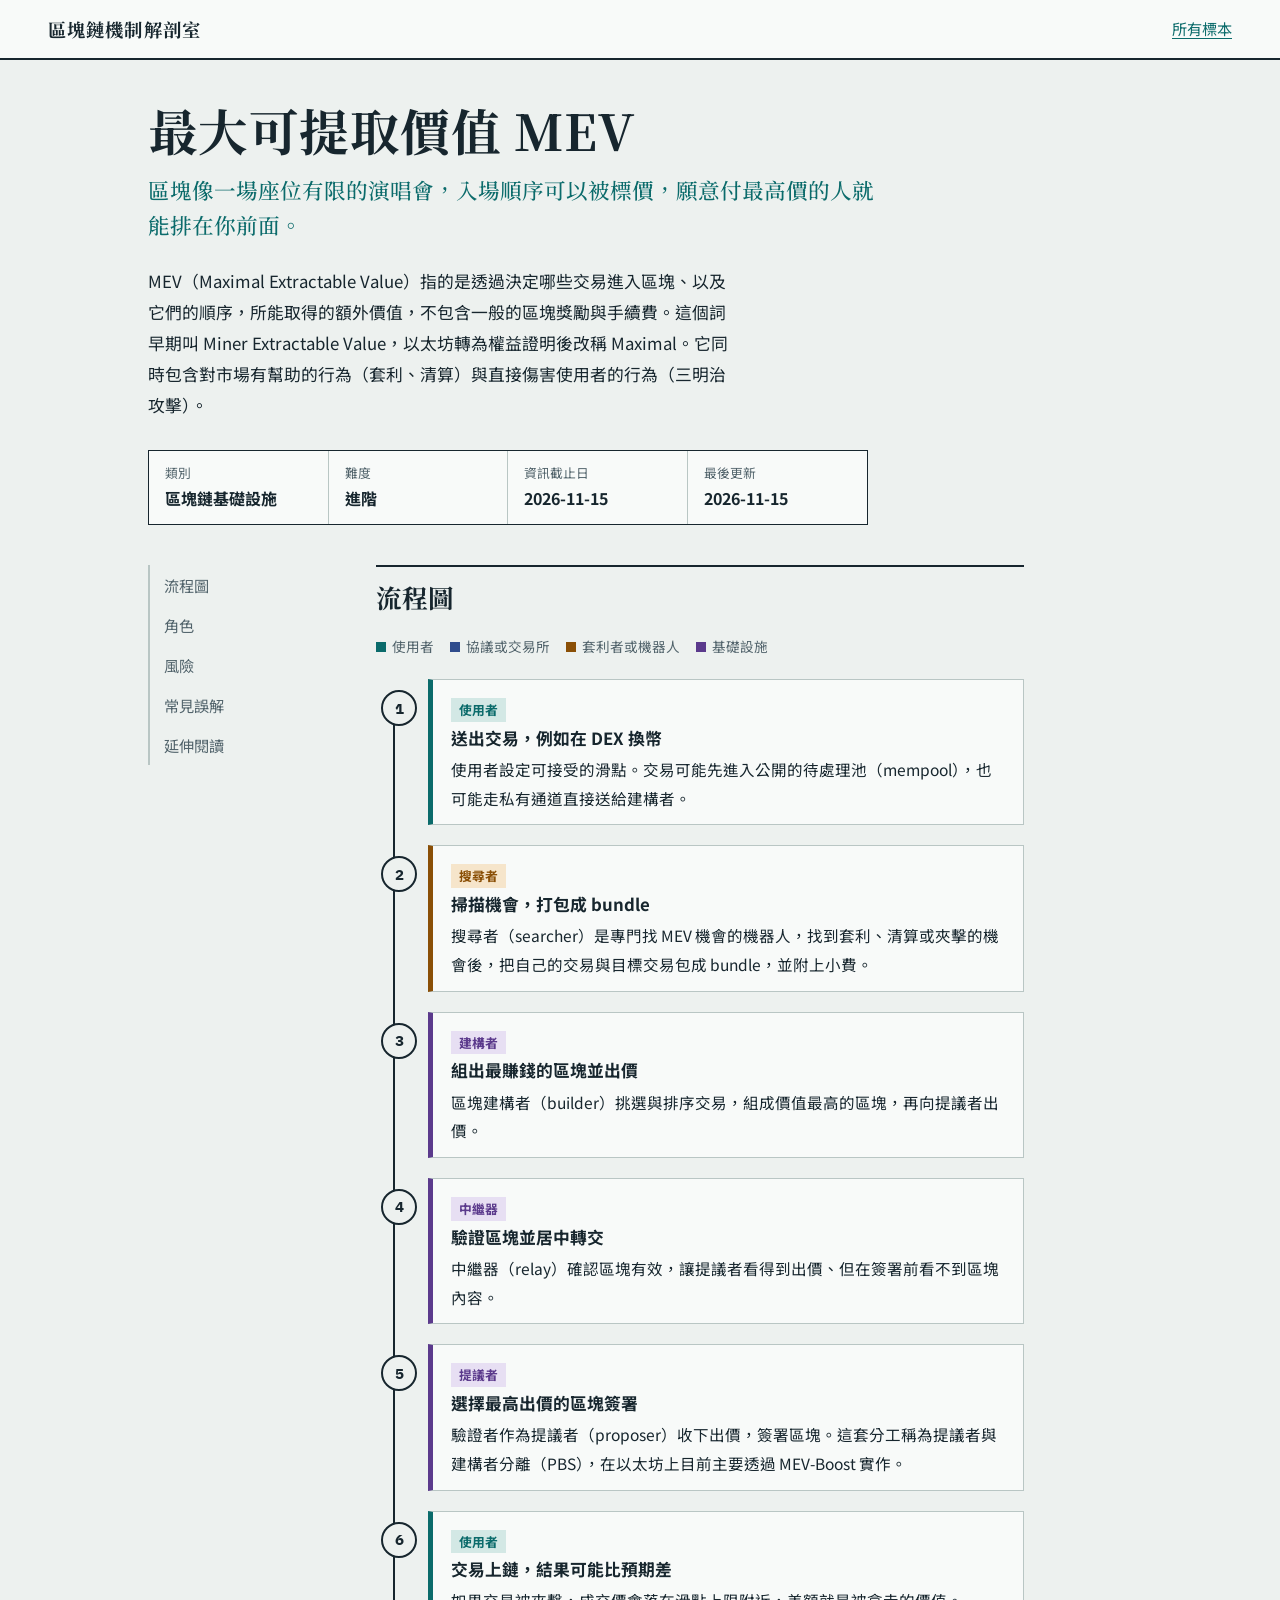
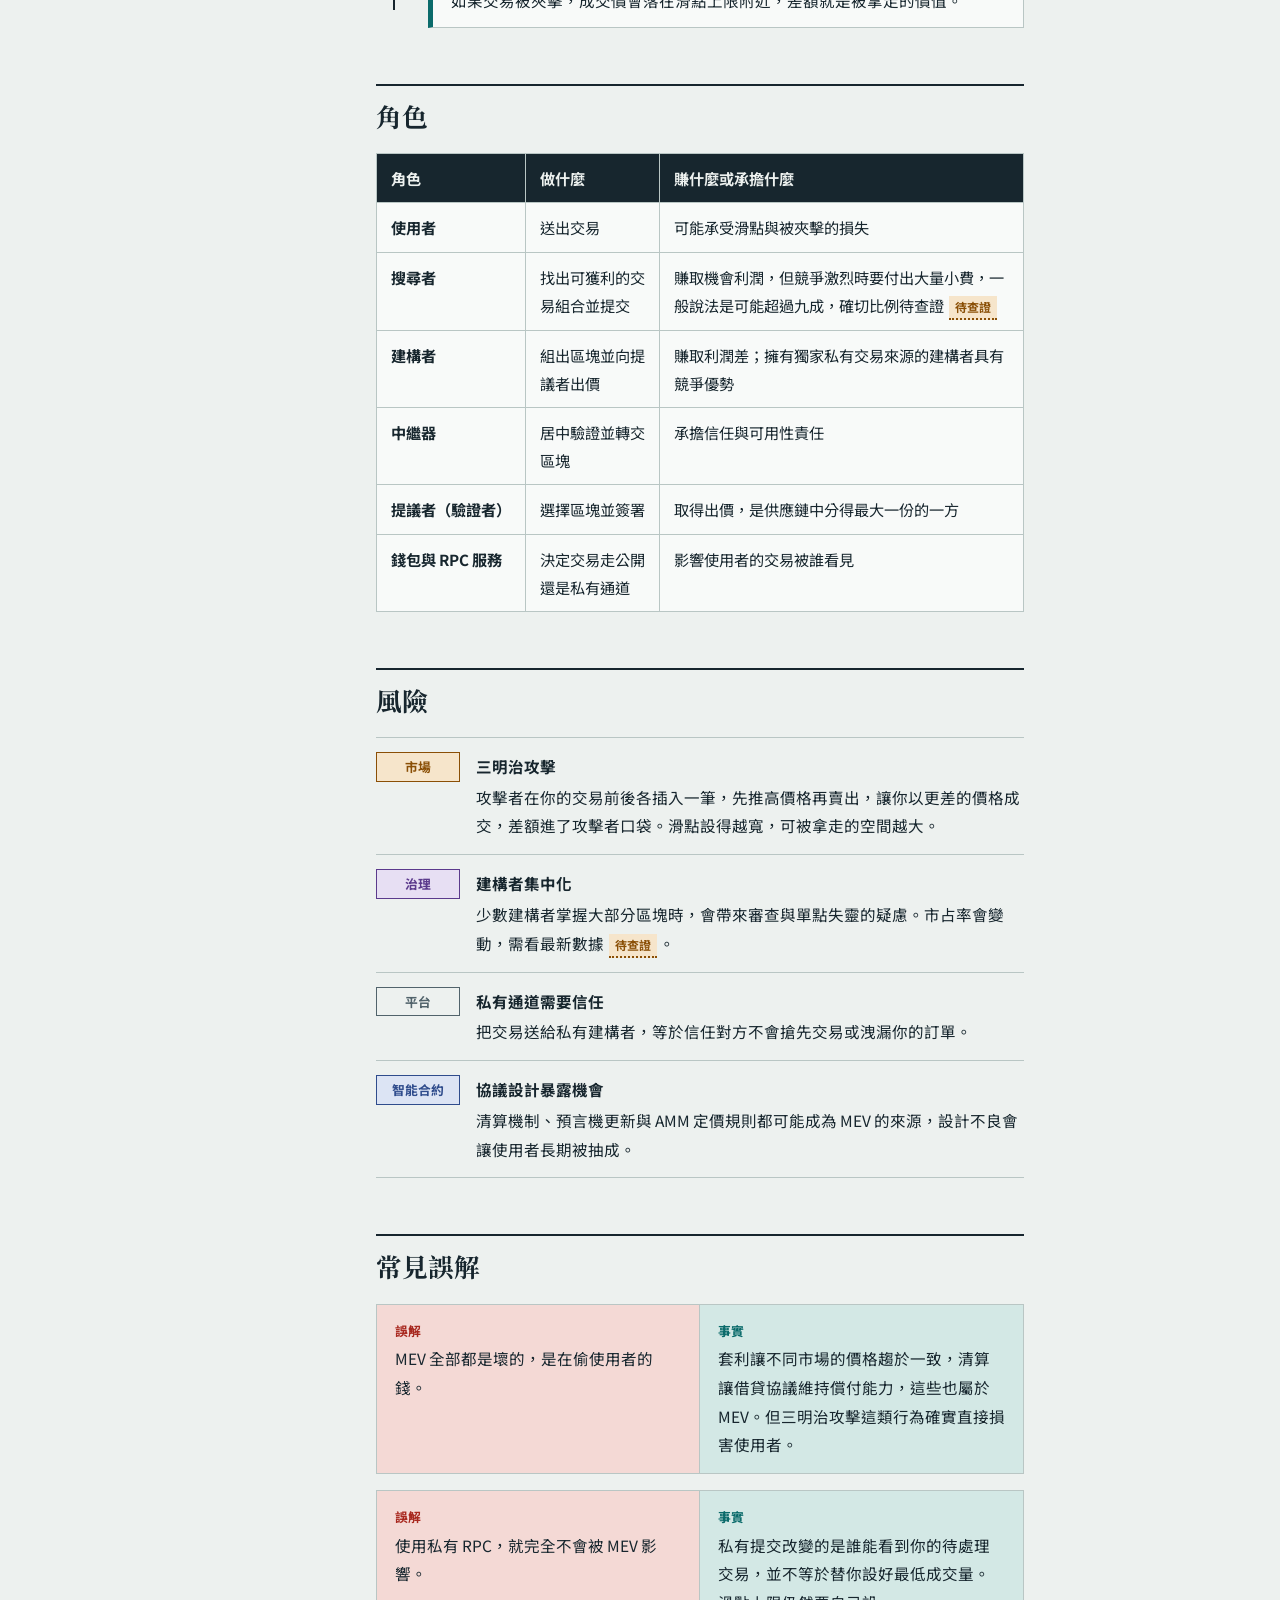
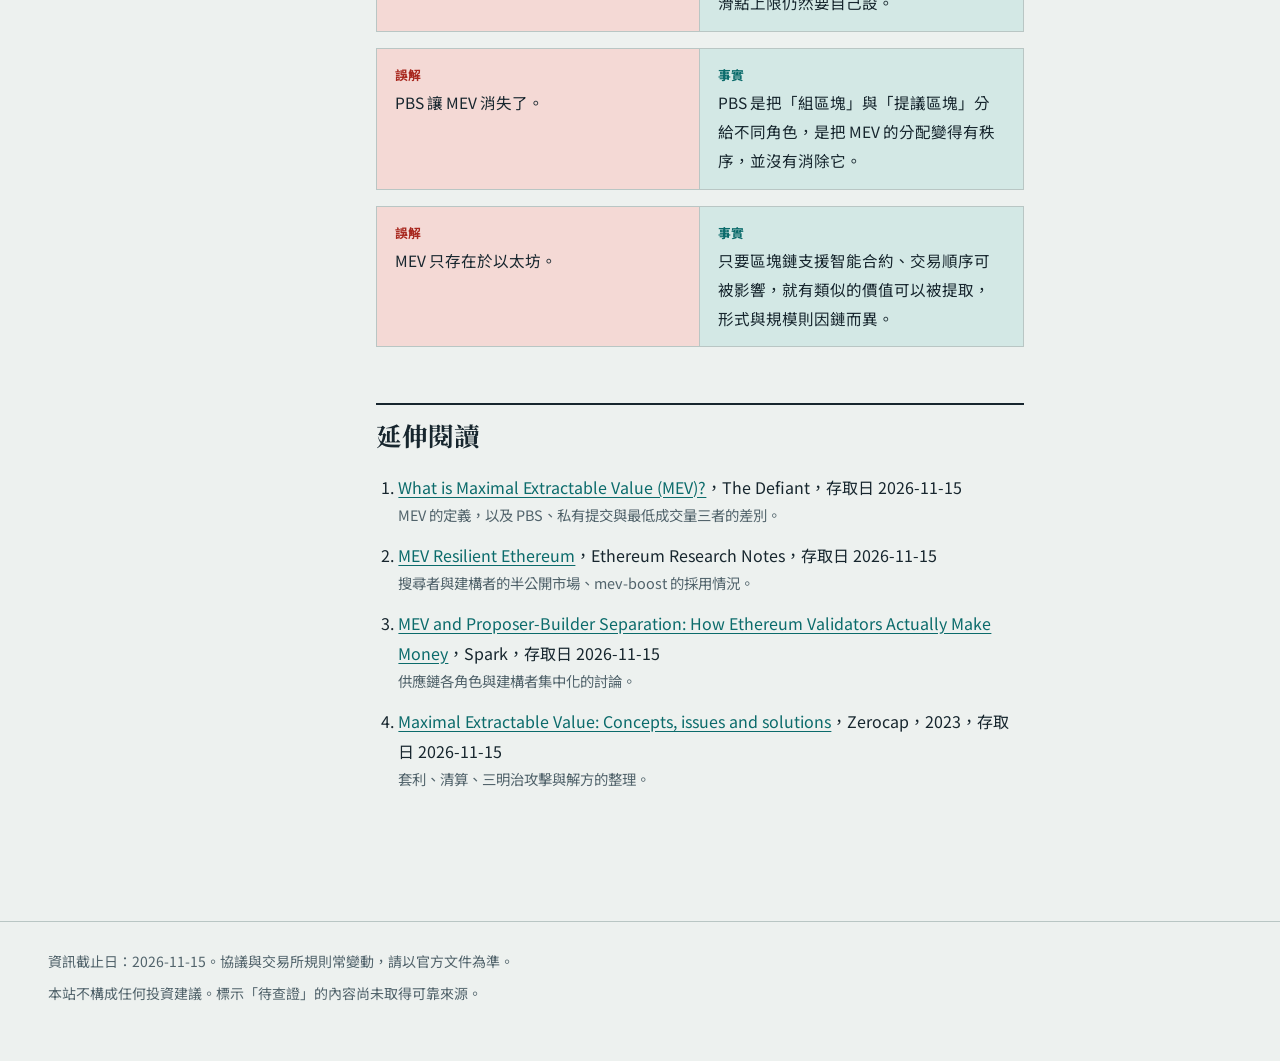
<file: mechanisms/mev.html>
<!DOCTYPE html>
<html lang="zh-Hant">
<head>
  <meta charset="utf-8">
  <meta name="viewport" content="width=device-width, initial-scale=1">
  <title>最大可提取價值 MEV｜區塊鏈機制解剖室</title>
  <meta name="description" content="誰決定區塊裡的交易順序，誰就能從中賺錢：MEV 的供應鏈與風險。">
  <link rel="preconnect" href="https://fonts.googleapis.com">
  <link rel="preconnect" href="https://fonts.gstatic.com" crossorigin>
  <link rel="stylesheet" href="https://fonts.googleapis.com/css2?family=IBM+Plex+Mono:wght@400;600&family=Noto+Sans+TC:wght@400;500;700&family=Noto+Serif+TC:wght@500;700&display=swap">
  <link rel="stylesheet" href="../assets/style.css">
</head>
<body>
  <header class="site-header">
    <a class="brand" href="../index.html">區塊鏈機制解剖室</a>
    <nav><a href="../index.html">所有標本</a></nav>
  </header>

  <main class="page">
    <header class="specimen-head">
      <h1>最大可提取價值 MEV</h1>
      <p class="metaphor">區塊像一場座位有限的演唱會，入場順序可以被標價，願意付最高價的人就能排在你前面。</p>
      <p class="lede">MEV（Maximal Extractable Value）指的是透過決定哪些交易進入區塊、以及它們的順序，所能取得的額外價值，不包含一般的區塊獎勵與手續費。這個詞早期叫 Miner Extractable Value，以太坊轉為權益證明後改稱 Maximal。它同時包含對市場有幫助的行為（套利、清算）與直接傷害使用者的行為（三明治攻擊）。</p>
      <dl class="specimen-card">
        <div><dt>類別</dt><dd>區塊鏈基礎設施</dd></div>
        <div><dt>難度</dt><dd>進階</dd></div>
        <div><dt>資訊截止日</dt><dd>2026-11-15</dd></div>
        <div><dt>最後更新</dt><dd>2026-11-15</dd></div>
      </dl>
    </header>

    <nav class="toc" aria-label="本頁目錄">
      <ul>
        <li><a href="#flow">流程圖</a></li>
        <li><a href="#roles">角色</a></li>
        <li><a href="#risks">風險</a></li>
        <li><a href="#myths">常見誤解</a></li>
        <li><a href="#refs">延伸閱讀</a></li>
      </ul>
    </nav>

    <div class="content">

      <section class="block" id="flow">
        <h2>流程圖</h2>
        <ul class="legend">
          <li class="l-user">使用者</li>
          <li class="l-protocol">協議或交易所</li>
          <li class="l-bot">套利者或機器人</li>
          <li class="l-infra">基礎設施</li>
        </ul>
        <ol class="flow">
          <li class="flow-step" data-actor="user">
            <span class="actor">使用者</span>
            <h3>送出交易，例如在 DEX 換幣</h3>
            <p>使用者設定可接受的滑點。交易可能先進入公開的待處理池（mempool），也可能走私有通道直接送給建構者。</p>
          </li>
          <li class="flow-step" data-actor="bot">
            <span class="actor">搜尋者</span>
            <h3>掃描機會，打包成 bundle</h3>
            <p>搜尋者（searcher）是專門找 MEV 機會的機器人，找到套利、清算或夾擊的機會後，把自己的交易與目標交易包成 bundle，並附上小費。</p>
          </li>
          <li class="flow-step" data-actor="infra">
            <span class="actor">建構者</span>
            <h3>組出最賺錢的區塊並出價</h3>
            <p>區塊建構者（builder）挑選與排序交易，組成價值最高的區塊，再向提議者出價。</p>
          </li>
          <li class="flow-step" data-actor="infra">
            <span class="actor">中繼器</span>
            <h3>驗證區塊並居中轉交</h3>
            <p>中繼器（relay）確認區塊有效，讓提議者看得到出價、但在簽署前看不到區塊內容。</p>
          </li>
          <li class="flow-step" data-actor="infra">
            <span class="actor">提議者</span>
            <h3>選擇最高出價的區塊簽署</h3>
            <p>驗證者作為提議者（proposer）收下出價，簽署區塊。這套分工稱為提議者與建構者分離（PBS），在以太坊上目前主要透過 MEV-Boost 實作。</p>
          </li>
          <li class="flow-step" data-actor="user">
            <span class="actor">使用者</span>
            <h3>交易上鏈，結果可能比預期差</h3>
            <p>如果交易被夾擊，成交價會落在滑點上限附近，差額就是被拿走的價值。</p>
          </li>
        </ol>
      </section>

      <section class="block" id="roles">
        <h2>角色</h2>
        <div class="table-wrap">
          <table>
            <thead><tr><th>角色</th><th>做什麼</th><th>賺什麼或承擔什麼</th></tr></thead>
            <tbody>
              <tr><td>使用者</td><td>送出交易</td><td>可能承受滑點與被夾擊的損失</td></tr>
              <tr><td>搜尋者</td><td>找出可獲利的交易組合並提交</td><td>賺取機會利潤，但競爭激烈時要付出大量小費，一般說法是可能超過九成，確切比例待查證 <span class="verify">待查證</span></td></tr>
              <tr><td>建構者</td><td>組出區塊並向提議者出價</td><td>賺取利潤差；擁有獨家私有交易來源的建構者具有競爭優勢</td></tr>
              <tr><td>中繼器</td><td>居中驗證並轉交區塊</td><td>承擔信任與可用性責任</td></tr>
              <tr><td>提議者（驗證者）</td><td>選擇區塊並簽署</td><td>取得出價，是供應鏈中分得最大一份的一方</td></tr>
              <tr><td>錢包與 RPC 服務</td><td>決定交易走公開還是私有通道</td><td>影響使用者的交易被誰看見</td></tr>
            </tbody>
          </table>
        </div>
      </section>

      <section class="block" id="risks">
        <h2>風險</h2>
        <ul class="risks">
          <li><span class="tag tag-market">市場</span><div><p><strong>三明治攻擊</strong>攻擊者在你的交易前後各插入一筆，先推高價格再賣出，讓你以更差的價格成交，差額進了攻擊者口袋。滑點設得越寬，可被拿走的空間越大。</p></div></li>
          <li><span class="tag tag-gov">治理</span><div><p><strong>建構者集中化</strong>少數建構者掌握大部分區塊時，會帶來審查與單點失靈的疑慮。市占率會變動，需看最新數據 <span class="verify">待查證</span>。</p></div></li>
          <li><span class="tag tag-platform">平台</span><div><p><strong>私有通道需要信任</strong>把交易送給私有建構者，等於信任對方不會搶先交易或洩漏你的訂單。</p></div></li>
          <li><span class="tag tag-contract">智能合約</span><div><p><strong>協議設計暴露機會</strong>清算機制、預言機更新與 AMM 定價規則都可能成為 MEV 的來源，設計不良會讓使用者長期被抽成。</p></div></li>
        </ul>
      </section>

      <section class="block" id="myths">
        <h2>常見誤解</h2>
        <div class="myth">
          <p class="wrong"><b>誤解</b>MEV 全部都是壞的，是在偷使用者的錢。</p>
          <p class="right"><b>事實</b>套利讓不同市場的價格趨於一致，清算讓借貸協議維持償付能力，這些也屬於 MEV。但三明治攻擊這類行為確實直接損害使用者。</p>
        </div>
        <div class="myth">
          <p class="wrong"><b>誤解</b>使用私有 RPC，就完全不會被 MEV 影響。</p>
          <p class="right"><b>事實</b>私有提交改變的是誰能看到你的待處理交易，並不等於替你設好最低成交量。滑點上限仍然要自己設。</p>
        </div>
        <div class="myth">
          <p class="wrong"><b>誤解</b>PBS 讓 MEV 消失了。</p>
          <p class="right"><b>事實</b>PBS 是把「組區塊」與「提議區塊」分給不同角色，是把 MEV 的分配變得有秩序，並沒有消除它。</p>
        </div>
        <div class="myth">
          <p class="wrong"><b>誤解</b>MEV 只存在於以太坊。</p>
          <p class="right"><b>事實</b>只要區塊鏈支援智能合約、交易順序可被影響，就有類似的價值可以被提取，形式與規模則因鏈而異。</p>
        </div>
      </section>

      <section class="block" id="refs">
        <h2>延伸閱讀</h2>
        <ol class="refs">
          <li><a href="https://thedefiant.io/education/blockchains/what-is-maximal-extractable-value-mev">What is Maximal Extractable Value (MEV)?</a>，The Defiant，存取日 2026-11-15<span class="ref-note">MEV 的定義，以及 PBS、私有提交與最低成交量三者的差別。</span></li>
          <li><a href="https://notes.ethereum.org/@RMFhKOrSSEWxmqjZMOT1Ag/rJb_cq8Co">MEV Resilient Ethereum</a>，Ethereum Research Notes，存取日 2026-11-15<span class="ref-note">搜尋者與建構者的半公開市場、mev-boost 的採用情況。</span></li>
          <li><a href="https://www.spark.money/research/ethereum-mev-pbs-validator-economics">MEV and Proposer-Builder Separation: How Ethereum Validators Actually Make Money</a>，Spark，存取日 2026-11-15<span class="ref-note">供應鏈各角色與建構者集中化的討論。</span></li>
          <li><a href="https://zerocap.com/insights/research-lab/maximal-extractable-value/">Maximal Extractable Value: Concepts, issues and solutions</a>，Zerocap，2023，存取日 2026-11-15<span class="ref-note">套利、清算、三明治攻擊與解方的整理。</span></li>
        </ol>
      </section>

    </div>
  </main>

  <footer class="site-footer">
    <p>資訊截止日：2026-11-15。協議與交易所規則常變動，請以官方文件為準。</p>
    <p>本站不構成任何投資建議。標示「待查證」的內容尚未取得可靠來源。</p>
  </footer>
</body>
</html>
</file>
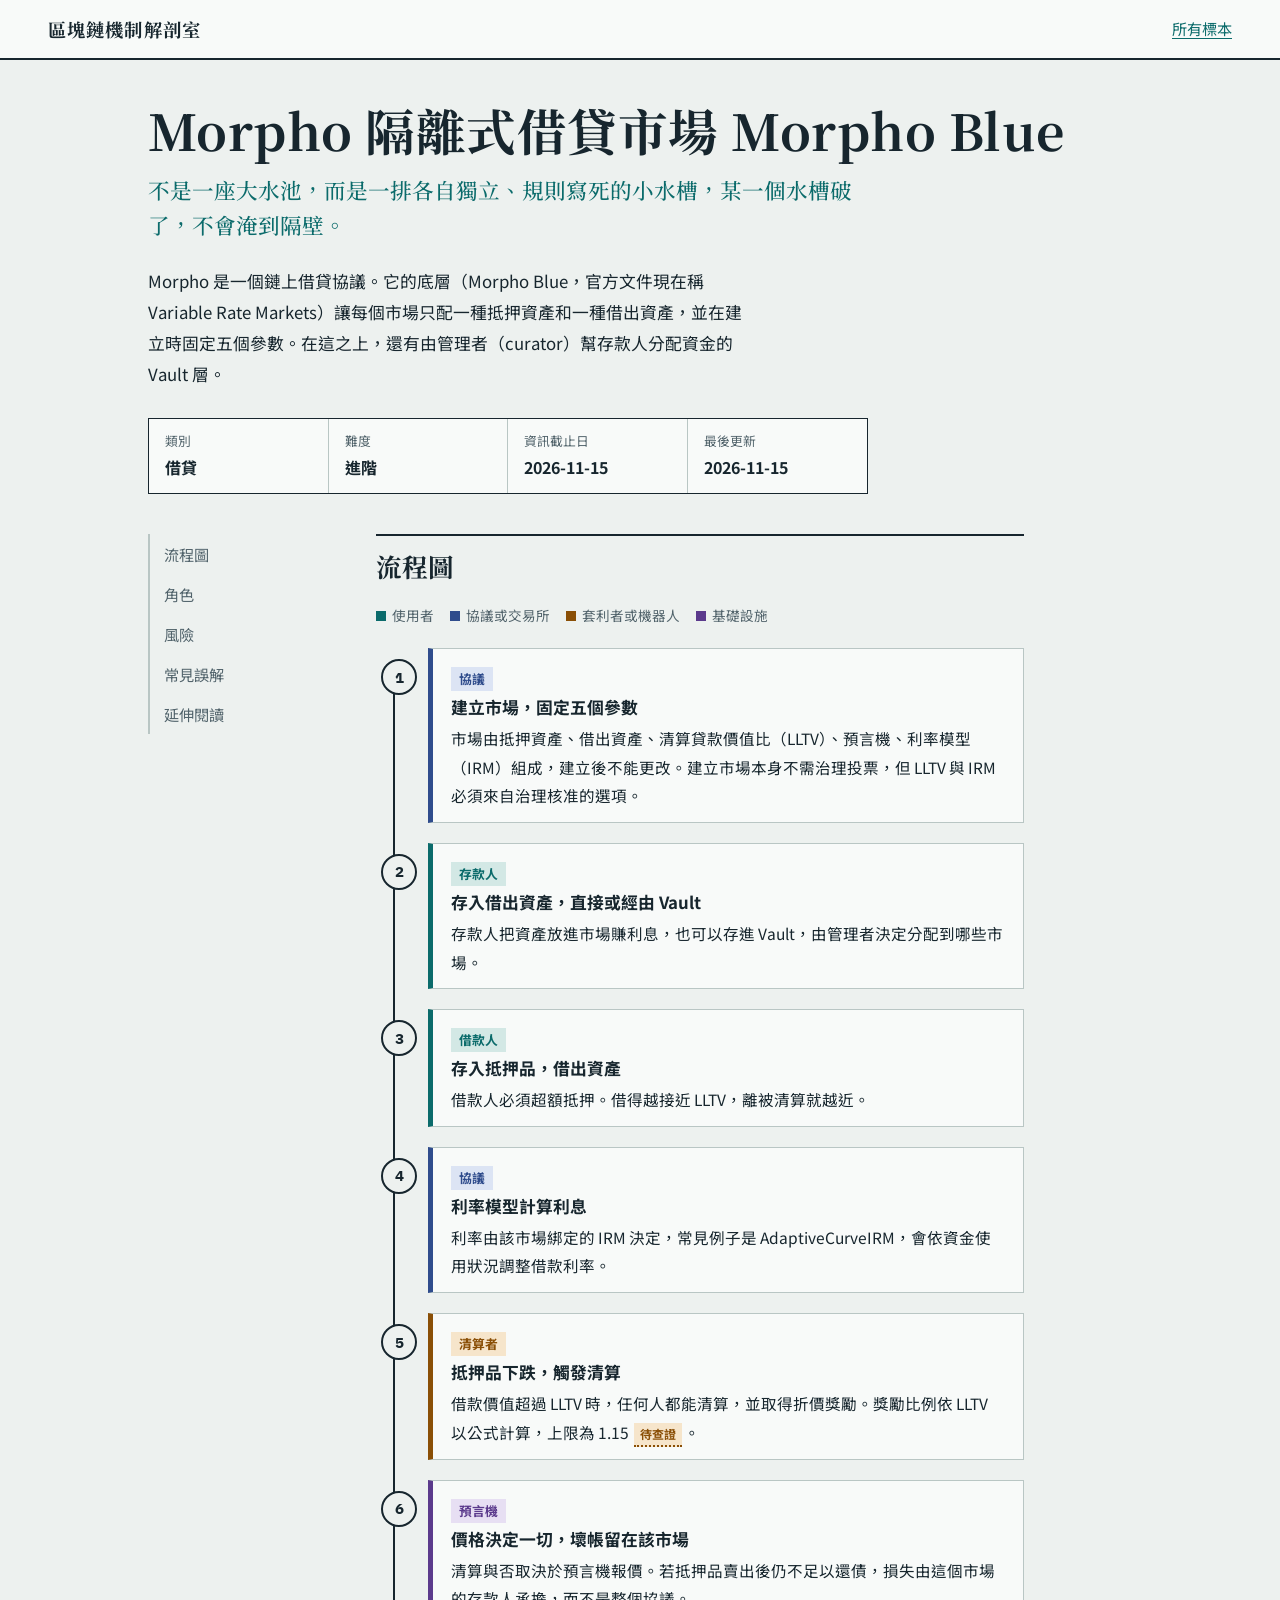
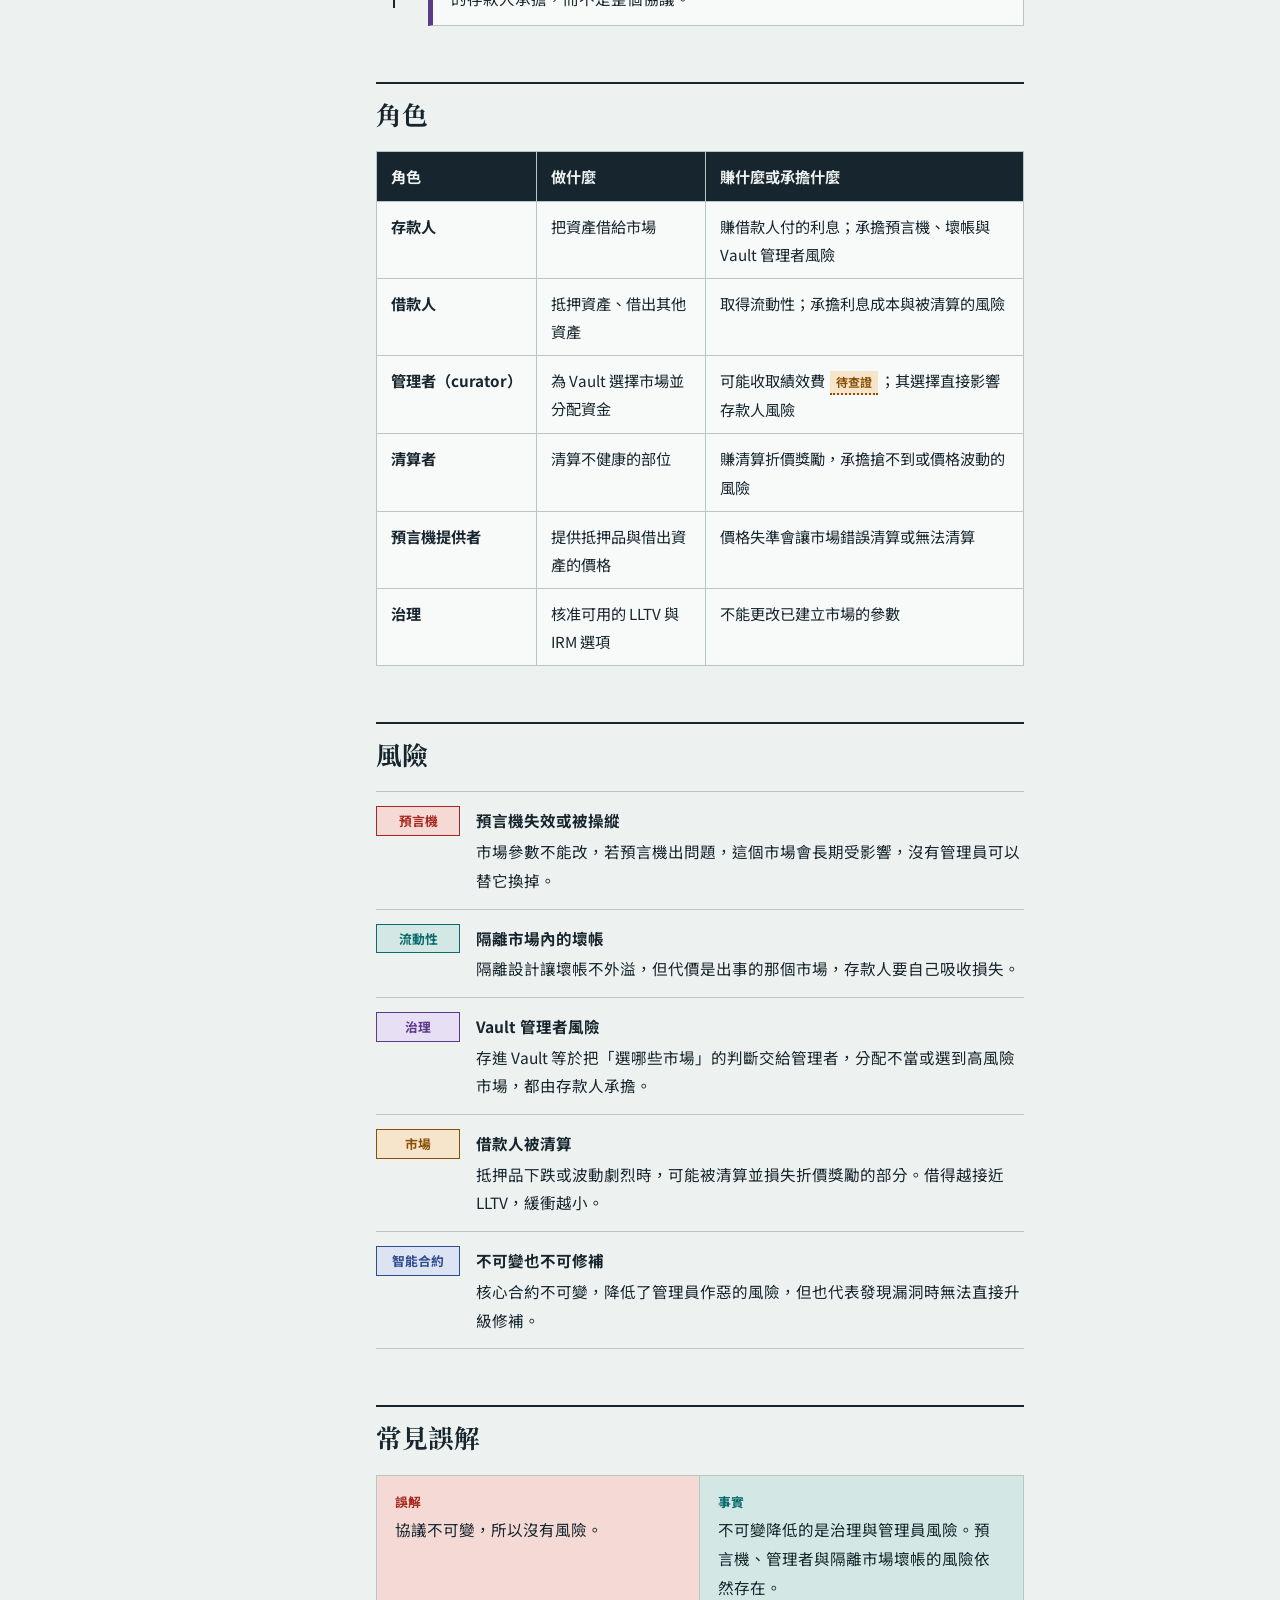
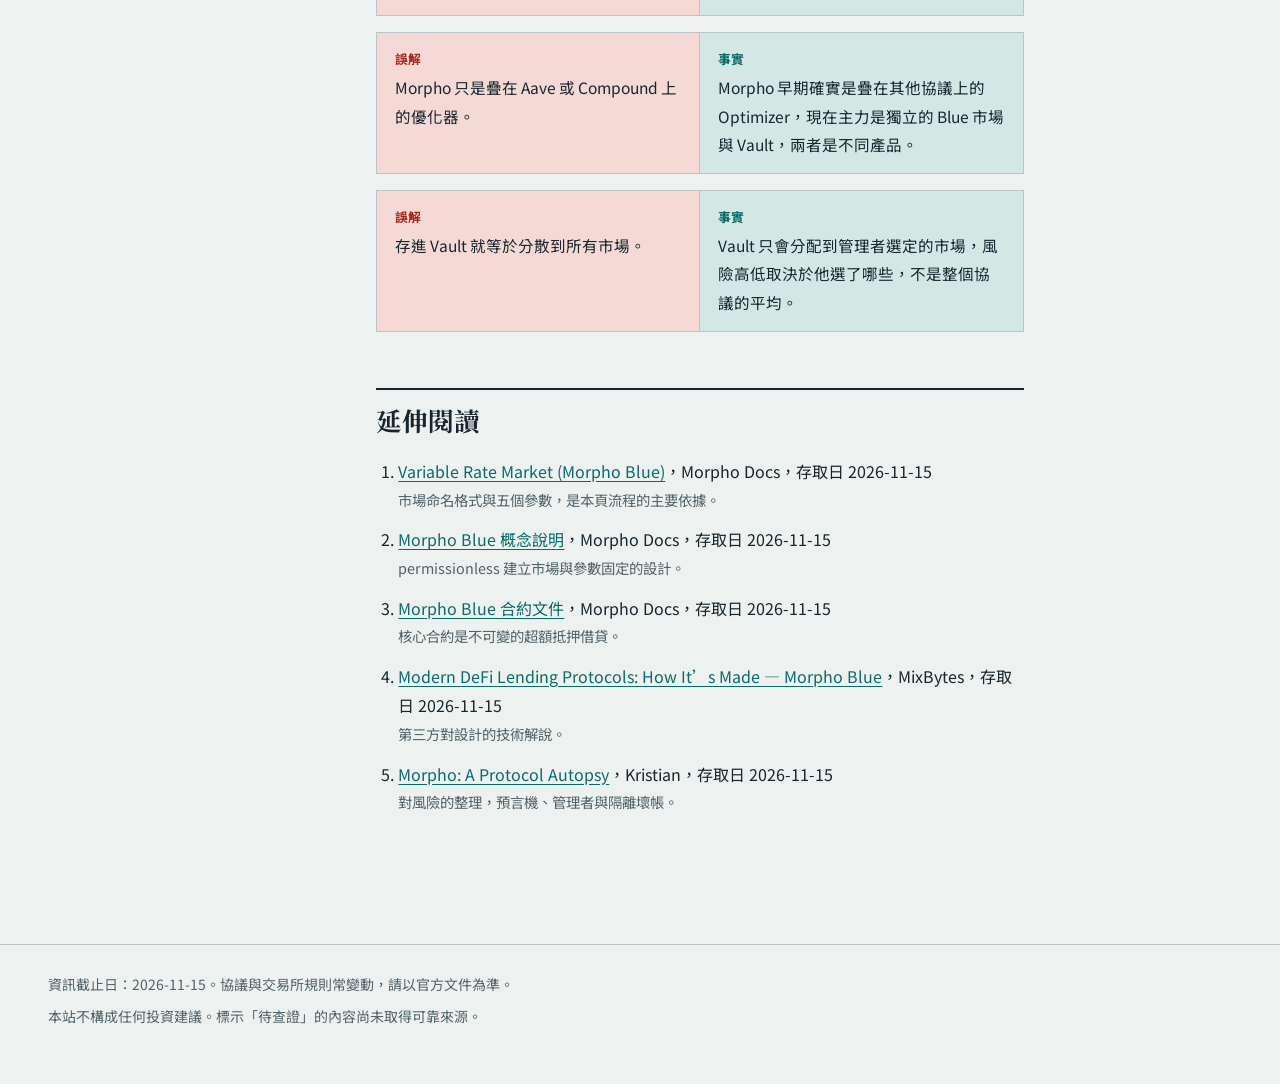
<file: mechanisms/morpho.html>
<!DOCTYPE html>
<html lang="zh-Hant">
<head>
  <meta charset="utf-8">
  <meta name="viewport" content="width=device-width, initial-scale=1">
  <title>Morpho 隔離式借貸市場 Morpho Blue｜區塊鏈機制解剖室</title>
  <meta name="description" content="一個市場一對資產、規則建立後不能改：Morpho 的借貸設計與風險。">
  <link rel="preconnect" href="https://fonts.googleapis.com">
  <link rel="preconnect" href="https://fonts.gstatic.com" crossorigin>
  <link rel="stylesheet" href="https://fonts.googleapis.com/css2?family=IBM+Plex+Mono:wght@400;600&family=Noto+Sans+TC:wght@400;500;700&family=Noto+Serif+TC:wght@500;700&display=swap">
  <link rel="stylesheet" href="../assets/style.css">
</head>
<body>
  <header class="site-header">
    <a class="brand" href="../index.html">區塊鏈機制解剖室</a>
    <nav><a href="../index.html">所有標本</a></nav>
  </header>

  <main class="page">
    <header class="specimen-head">
      <h1>Morpho 隔離式借貸市場 Morpho Blue</h1>
      <p class="metaphor">不是一座大水池，而是一排各自獨立、規則寫死的小水槽，某一個水槽破了，不會淹到隔壁。</p>
      <p class="lede">Morpho 是一個鏈上借貸協議。它的底層（Morpho Blue，官方文件現在稱 Variable Rate Markets）讓每個市場只配一種抵押資產和一種借出資產，並在建立時固定五個參數。在這之上，還有由管理者（curator）幫存款人分配資金的 Vault 層。</p>
      <dl class="specimen-card">
        <div><dt>類別</dt><dd>借貸</dd></div>
        <div><dt>難度</dt><dd>進階</dd></div>
        <div><dt>資訊截止日</dt><dd>2026-11-15</dd></div>
        <div><dt>最後更新</dt><dd>2026-11-15</dd></div>
      </dl>
    </header>

    <nav class="toc" aria-label="本頁目錄">
      <ul>
        <li><a href="#flow">流程圖</a></li>
        <li><a href="#roles">角色</a></li>
        <li><a href="#risks">風險</a></li>
        <li><a href="#myths">常見誤解</a></li>
        <li><a href="#refs">延伸閱讀</a></li>
      </ul>
    </nav>

    <div class="content">

      <section class="block" id="flow">
        <h2>流程圖</h2>
        <ul class="legend">
          <li class="l-user">使用者</li>
          <li class="l-protocol">協議或交易所</li>
          <li class="l-bot">套利者或機器人</li>
          <li class="l-infra">基礎設施</li>
        </ul>
        <ol class="flow">
          <li class="flow-step" data-actor="protocol">
            <span class="actor">協議</span>
            <h3>建立市場，固定五個參數</h3>
            <p>市場由抵押資產、借出資產、清算貸款價值比（LLTV）、預言機、利率模型（IRM）組成，建立後不能更改。建立市場本身不需治理投票，但 LLTV 與 IRM 必須來自治理核准的選項。</p>
          </li>
          <li class="flow-step" data-actor="user">
            <span class="actor">存款人</span>
            <h3>存入借出資產，直接或經由 Vault</h3>
            <p>存款人把資產放進市場賺利息，也可以存進 Vault，由管理者決定分配到哪些市場。</p>
          </li>
          <li class="flow-step" data-actor="user">
            <span class="actor">借款人</span>
            <h3>存入抵押品，借出資產</h3>
            <p>借款人必須超額抵押。借得越接近 LLTV，離被清算就越近。</p>
          </li>
          <li class="flow-step" data-actor="protocol">
            <span class="actor">協議</span>
            <h3>利率模型計算利息</h3>
            <p>利率由該市場綁定的 IRM 決定，常見例子是 AdaptiveCurveIRM，會依資金使用狀況調整借款利率。</p>
          </li>
          <li class="flow-step" data-actor="bot">
            <span class="actor">清算者</span>
            <h3>抵押品下跌，觸發清算</h3>
            <p>借款價值超過 LLTV 時，任何人都能清算，並取得折價獎勵。獎勵比例依 LLTV 以公式計算，上限為 1.15 <span class="verify">待查證</span>。</p>
          </li>
          <li class="flow-step" data-actor="infra">
            <span class="actor">預言機</span>
            <h3>價格決定一切，壞帳留在該市場</h3>
            <p>清算與否取決於預言機報價。若抵押品賣出後仍不足以還債，損失由這個市場的存款人承擔，而不是整個協議。</p>
          </li>
        </ol>
      </section>

      <section class="block" id="roles">
        <h2>角色</h2>
        <div class="table-wrap">
          <table>
            <thead><tr><th>角色</th><th>做什麼</th><th>賺什麼或承擔什麼</th></tr></thead>
            <tbody>
              <tr><td>存款人</td><td>把資產借給市場</td><td>賺借款人付的利息；承擔預言機、壞帳與 Vault 管理者風險</td></tr>
              <tr><td>借款人</td><td>抵押資產、借出其他資產</td><td>取得流動性；承擔利息成本與被清算的風險</td></tr>
              <tr><td>管理者（curator）</td><td>為 Vault 選擇市場並分配資金</td><td>可能收取績效費 <span class="verify">待查證</span>；其選擇直接影響存款人風險</td></tr>
              <tr><td>清算者</td><td>清算不健康的部位</td><td>賺清算折價獎勵，承擔搶不到或價格波動的風險</td></tr>
              <tr><td>預言機提供者</td><td>提供抵押品與借出資產的價格</td><td>價格失準會讓市場錯誤清算或無法清算</td></tr>
              <tr><td>治理</td><td>核准可用的 LLTV 與 IRM 選項</td><td>不能更改已建立市場的參數</td></tr>
            </tbody>
          </table>
        </div>
      </section>

      <section class="block" id="risks">
        <h2>風險</h2>
        <ul class="risks">
          <li><span class="tag tag-oracle">預言機</span><div><p><strong>預言機失效或被操縱</strong>市場參數不能改，若預言機出問題，這個市場會長期受影響，沒有管理員可以替它換掉。</p></div></li>
          <li><span class="tag tag-liquidity">流動性</span><div><p><strong>隔離市場內的壞帳</strong>隔離設計讓壞帳不外溢，但代價是出事的那個市場，存款人要自己吸收損失。</p></div></li>
          <li><span class="tag tag-gov">治理</span><div><p><strong>Vault 管理者風險</strong>存進 Vault 等於把「選哪些市場」的判斷交給管理者，分配不當或選到高風險市場，都由存款人承擔。</p></div></li>
          <li><span class="tag tag-market">市場</span><div><p><strong>借款人被清算</strong>抵押品下跌或波動劇烈時，可能被清算並損失折價獎勵的部分。借得越接近 LLTV，緩衝越小。</p></div></li>
          <li><span class="tag tag-contract">智能合約</span><div><p><strong>不可變也不可修補</strong>核心合約不可變，降低了管理員作惡的風險，但也代表發現漏洞時無法直接升級修補。</p></div></li>
        </ul>
      </section>

      <section class="block" id="myths">
        <h2>常見誤解</h2>
        <div class="myth">
          <p class="wrong"><b>誤解</b>協議不可變，所以沒有風險。</p>
          <p class="right"><b>事實</b>不可變降低的是治理與管理員風險。預言機、管理者與隔離市場壞帳的風險依然存在。</p>
        </div>
        <div class="myth">
          <p class="wrong"><b>誤解</b>Morpho 只是疊在 Aave 或 Compound 上的優化器。</p>
          <p class="right"><b>事實</b>Morpho 早期確實是疊在其他協議上的 Optimizer，現在主力是獨立的 Blue 市場與 Vault，兩者是不同產品。</p>
        </div>
        <div class="myth">
          <p class="wrong"><b>誤解</b>存進 Vault 就等於分散到所有市場。</p>
          <p class="right"><b>事實</b>Vault 只會分配到管理者選定的市場，風險高低取決於他選了哪些，不是整個協議的平均。</p>
        </div>
      </section>

      <section class="block" id="refs">
        <h2>延伸閱讀</h2>
        <ol class="refs">
          <li><a href="https://docs.morpho.org/learn/concepts/blue/">Variable Rate Market (Morpho Blue)</a>，Morpho Docs，存取日 2026-11-15<span class="ref-note">市場命名格式與五個參數，是本頁流程的主要依據。</span></li>
          <li><a href="https://docs.morpho.org/concepts/morpho-blue/">Morpho Blue 概念說明</a>，Morpho Docs，存取日 2026-11-15<span class="ref-note">permissionless 建立市場與參數固定的設計。</span></li>
          <li><a href="https://docs.morpho.org/contracts/morpho-blue/">Morpho Blue 合約文件</a>，Morpho Docs，存取日 2026-11-15<span class="ref-note">核心合約是不可變的超額抵押借貸。</span></li>
          <li><a href="https://mixbytes.io/blog/modern-defi-lending-protocols-how-its-made-morpho-blue">Modern DeFi Lending Protocols: How It’s Made — Morpho Blue</a>，MixBytes，存取日 2026-11-15<span class="ref-note">第三方對設計的技術解說。</span></li>
          <li><a href="https://thisiskristian.substack.com/p/morpho-a-protocol-autopsy">Morpho: A Protocol Autopsy</a>，Kristian，存取日 2026-11-15<span class="ref-note">對風險的整理，預言機、管理者與隔離壞帳。</span></li>
        </ol>
      </section>

    </div>
  </main>

  <footer class="site-footer">
    <p>資訊截止日：2026-11-15。協議與交易所規則常變動，請以官方文件為準。</p>
    <p>本站不構成任何投資建議。標示「待查證」的內容尚未取得可靠來源。</p>
  </footer>
</body>
</html>
</file>
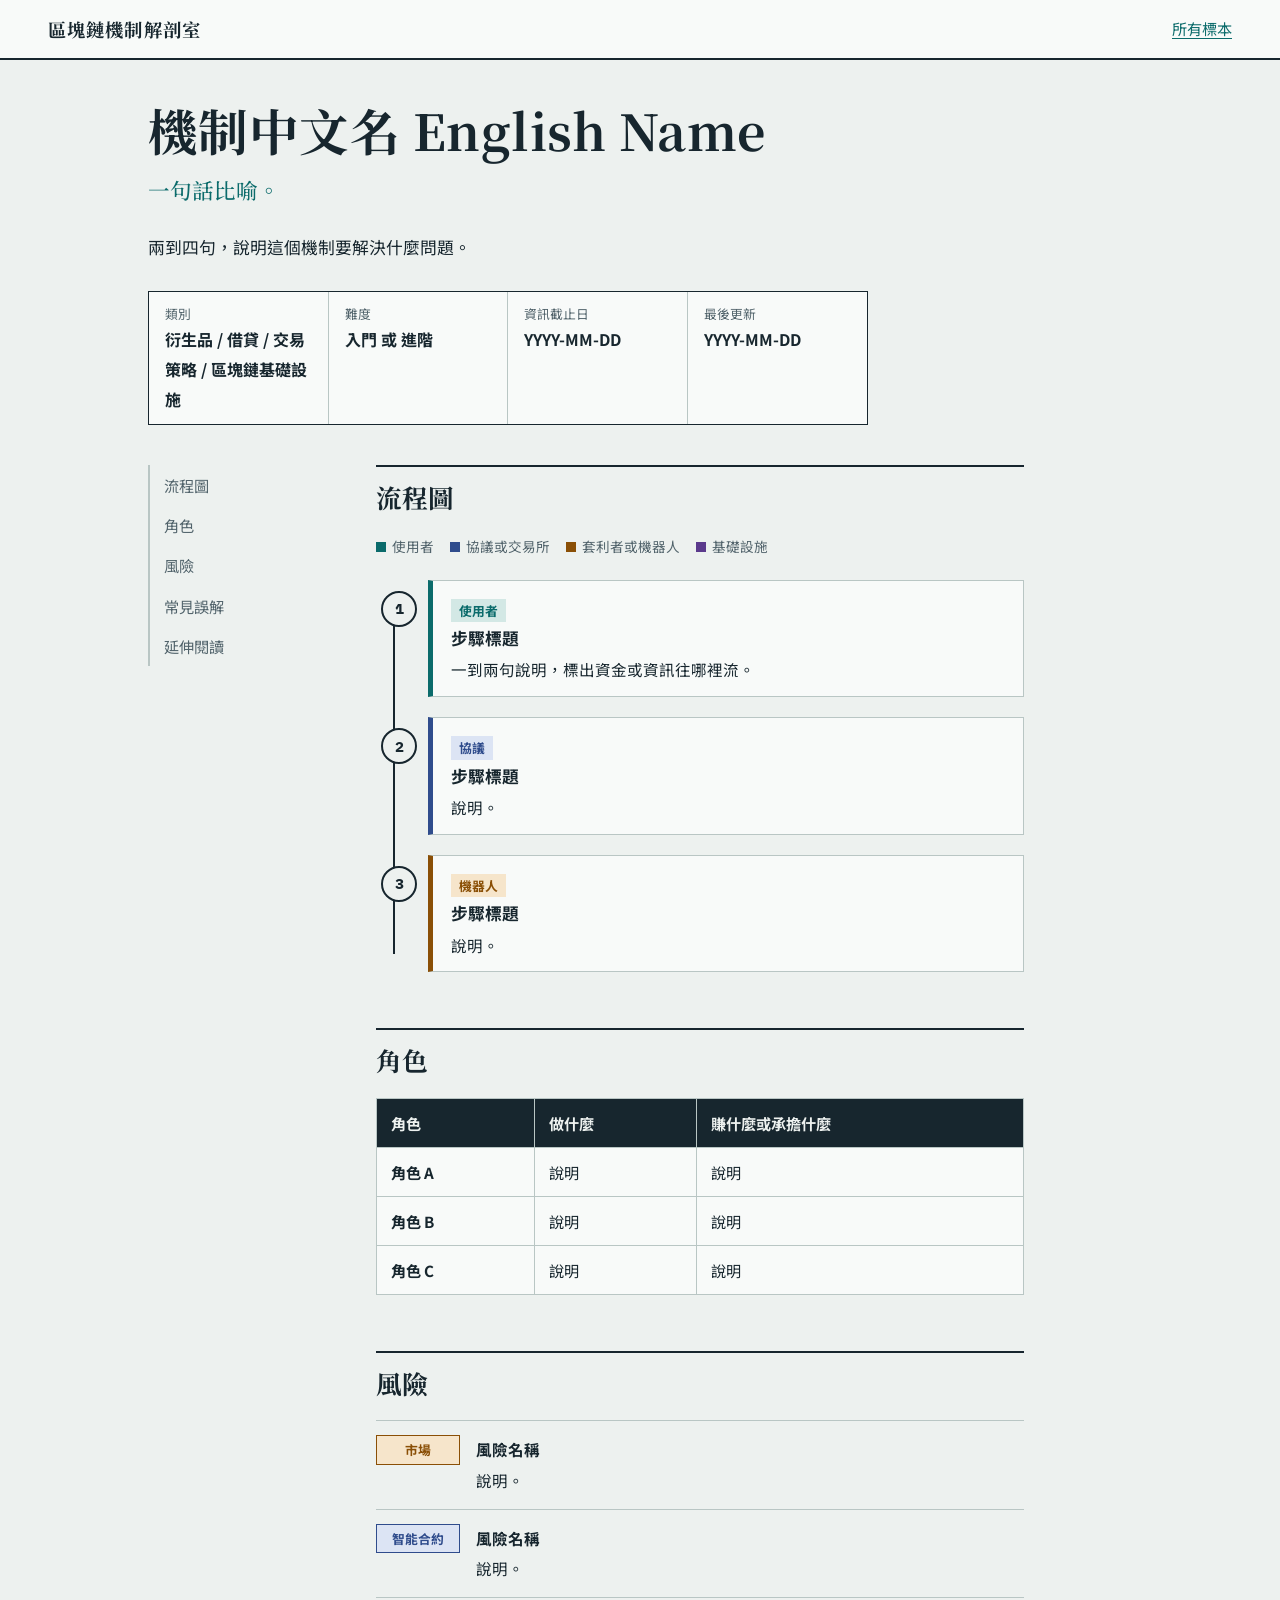
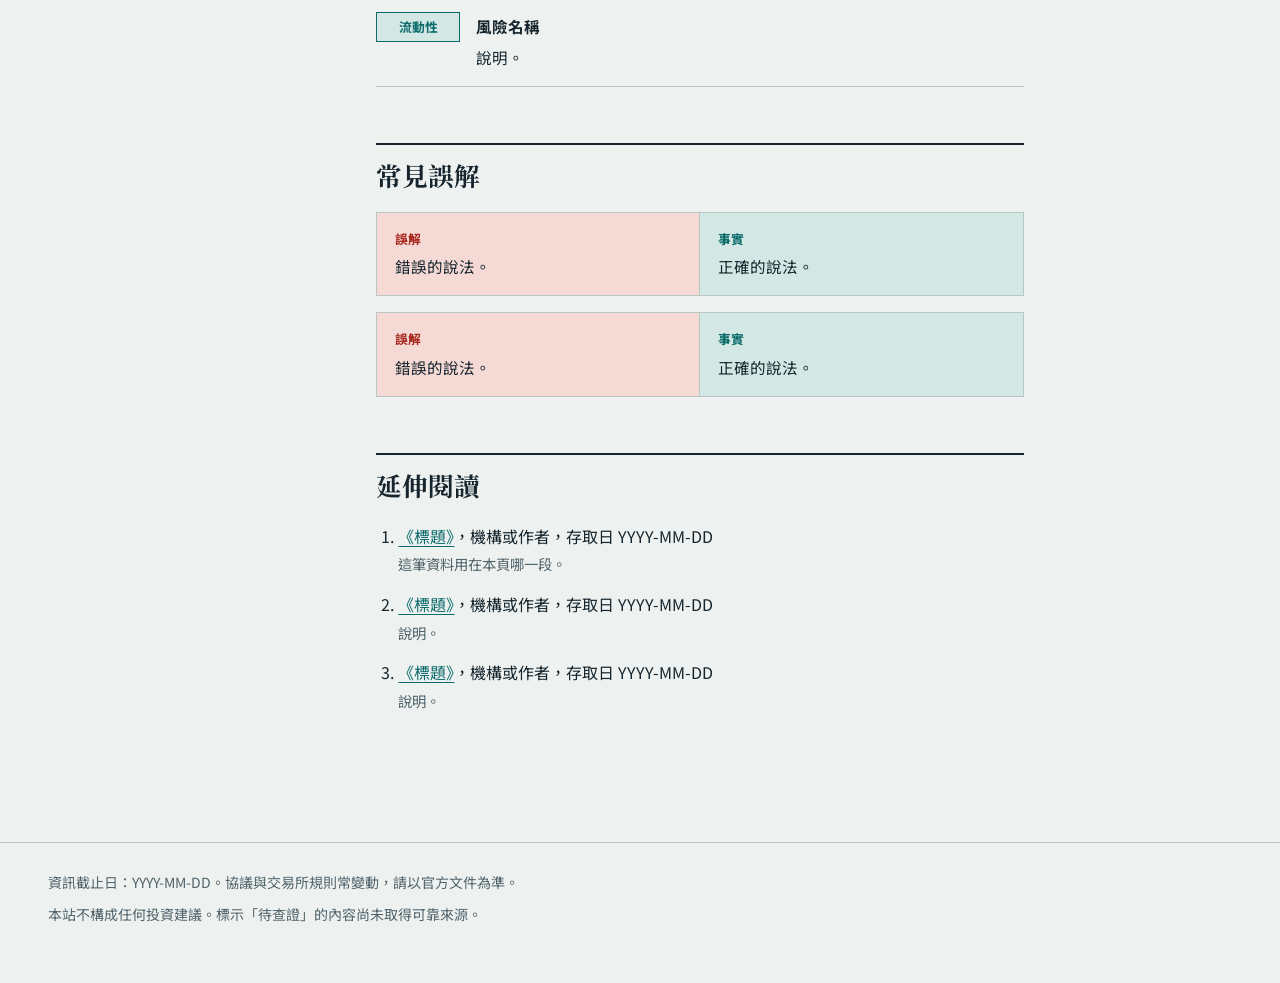
<file: templates/mechanism.html>
<!DOCTYPE html>
<html lang="zh-Hant">
<head>
  <meta charset="utf-8">
  <meta name="viewport" content="width=device-width, initial-scale=1">
  <!-- TODO: 標題格式「機制中文名 英文名｜機制解剖室」 -->
  <title>機制名稱 English Name｜區塊鏈機制解剖室</title>
  <!-- TODO: 一句話描述這個機制 -->
  <meta name="description" content="一句話描述。">
  <link rel="preconnect" href="https://fonts.googleapis.com">
  <link rel="preconnect" href="https://fonts.gstatic.com" crossorigin>
  <link rel="stylesheet" href="https://fonts.googleapis.com/css2?family=IBM+Plex+Mono:wght@400;600&family=Noto+Sans+TC:wght@400;500;700&family=Noto+Serif+TC:wght@500;700&display=swap">
  <link rel="stylesheet" href="../assets/style.css">
</head>
<body>
  <header class="site-header">
    <a class="brand" href="../index.html">區塊鏈機制解剖室</a>
    <nav><a href="../index.html">所有標本</a></nav>
  </header>

  <main class="page">
    <header class="specimen-head">
      <h1>機制中文名 English Name</h1>
      <!-- TODO: 一句話比喻，且要能對應到流程 -->
      <p class="metaphor">一句話比喻。</p>
      <p class="lede">兩到四句，說明這個機制要解決什麼問題。</p>
      <dl class="specimen-card">
        <div><dt>類別</dt><dd>衍生品 / 借貸 / 交易策略 / 區塊鏈基礎設施</dd></div>
        <div><dt>難度</dt><dd>入門 或 進階</dd></div>
        <div><dt>資訊截止日</dt><dd>YYYY-MM-DD</dd></div>
        <div><dt>最後更新</dt><dd>YYYY-MM-DD</dd></div>
      </dl>
    </header>

    <nav class="toc" aria-label="本頁目錄">
      <ul>
        <li><a href="#flow">流程圖</a></li>
        <li><a href="#roles">角色</a></li>
        <li><a href="#risks">風險</a></li>
        <li><a href="#myths">常見誤解</a></li>
        <li><a href="#refs">延伸閱讀</a></li>
      </ul>
    </nav>

    <div class="content">

      <!-- 區塊 1：流程圖（3 到 7 步；data-actor 只能是 user / protocol / bot / infra） -->
      <section class="block" id="flow">
        <h2>流程圖</h2>
        <ul class="legend">
          <li class="l-user">使用者</li>
          <li class="l-protocol">協議或交易所</li>
          <li class="l-bot">套利者或機器人</li>
          <li class="l-infra">基礎設施</li>
        </ul>
        <ol class="flow">
          <li class="flow-step" data-actor="user">
            <span class="actor">使用者</span>
            <h3>步驟標題</h3>
            <p>一到兩句說明，標出資金或資訊往哪裡流。</p>
          </li>
          <li class="flow-step" data-actor="protocol">
            <span class="actor">協議</span>
            <h3>步驟標題</h3>
            <p>說明。</p>
          </li>
          <li class="flow-step" data-actor="bot">
            <span class="actor">機器人</span>
            <h3>步驟標題</h3>
            <p>說明。</p>
          </li>
        </ol>
      </section>

      <!-- 區塊 2：角色（至少 3 列） -->
      <section class="block" id="roles">
        <h2>角色</h2>
        <div class="table-wrap">
          <table>
            <thead><tr><th>角色</th><th>做什麼</th><th>賺什麼或承擔什麼</th></tr></thead>
            <tbody>
              <tr><td>角色 A</td><td>說明</td><td>說明</td></tr>
              <tr><td>角色 B</td><td>說明</td><td>說明</td></tr>
              <tr><td>角色 C</td><td>說明</td><td>說明</td></tr>
            </tbody>
          </table>
        </div>
      </section>

      <!-- 區塊 3：風險（至少 3 項；標籤只能用 AGENTS.md 第 4 節列出的類型） -->
      <section class="block" id="risks">
        <h2>風險</h2>
        <ul class="risks">
          <li><span class="tag tag-market">市場</span><div><p><strong>風險名稱</strong>說明。</p></div></li>
          <li><span class="tag tag-contract">智能合約</span><div><p><strong>風險名稱</strong>說明。</p></div></li>
          <li><span class="tag tag-liquidity">流動性</span><div><p><strong>風險名稱</strong>說明。</p></div></li>
        </ul>
      </section>

      <!-- 區塊 4：常見誤解（至少 2 組） -->
      <section class="block" id="myths">
        <h2>常見誤解</h2>
        <div class="myth">
          <p class="wrong"><b>誤解</b>錯誤的說法。</p>
          <p class="right"><b>事實</b>正確的說法。</p>
        </div>
        <div class="myth">
          <p class="wrong"><b>誤解</b>錯誤的說法。</p>
          <p class="right"><b>事實</b>正確的說法。</p>
        </div>
      </section>

      <!-- 區塊 5：延伸閱讀（至少 3 筆；網址只能用實際出現過的連結） -->
      <section class="block" id="refs">
        <h2>延伸閱讀</h2>
        <ol class="refs">
          <li><a href="https://example.com">《標題》</a>，機構或作者，存取日 YYYY-MM-DD<span class="ref-note">這筆資料用在本頁哪一段。</span></li>
          <li><a href="https://example.com">《標題》</a>，機構或作者，存取日 YYYY-MM-DD<span class="ref-note">說明。</span></li>
          <li><a href="https://example.com">《標題》</a>，機構或作者，存取日 YYYY-MM-DD<span class="ref-note">說明。</span></li>
        </ol>
      </section>

    </div>
  </main>

  <footer class="site-footer">
    <p>資訊截止日：YYYY-MM-DD。協議與交易所規則常變動，請以官方文件為準。</p>
    <p>本站不構成任何投資建議。標示「待查證」的內容尚未取得可靠來源。</p>
  </footer>
</body>
</html>
</file>
<file: assets/style.css>
/* 機制解剖室 — 全站唯一樣式檔。規則見 AGENTS.md 第 6 節。 */

:root {
  --paper: #edf1ef;
  --surface: #f8faf9;
  --ink: #17262e;
  --muted: #51636b;
  --rule: #b9c6c4;

  --teal: #0b6b6b;
  --teal-soft: #d3e8e5;
  --amber: #8a4f06;
  --amber-soft: #f6e5cb;
  --red: #a8281f;
  --red-soft: #f4d9d5;
  --blue: #2f4c8c;
  --blue-soft: #dce4f4;
  --violet: #5b3a8c;
  --violet-soft: #e7dff3;

  --serif: "Noto Serif TC", "Songti TC", "PMingLiU", serif;
  --sans: "Noto Sans TC", "PingFang TC", "Microsoft JhengHei", system-ui, sans-serif;
  --mono: "IBM Plex Mono", ui-monospace, Menlo, Consolas, monospace;
}

*, *::before, *::after { box-sizing: border-box; }

html { scroll-behavior: smooth; }
@media (prefers-reduced-motion: reduce) { html { scroll-behavior: auto; } }

body {
  margin: 0;
  background: var(--paper);
  color: var(--ink);
  font: 400 1rem/1.85 var(--sans);
  -webkit-text-size-adjust: 100%;
}

a { color: var(--teal); text-underline-offset: 3px; }
a:hover { color: var(--ink); }
a:focus-visible, summary:focus-visible {
  outline: 3px solid var(--amber);
  outline-offset: 3px;
}

/* ---------- 站台頁首 / 頁尾 ---------- */

.site-header {
  display: flex;
  justify-content: space-between;
  align-items: center;
  gap: 16px;
  padding: 14px clamp(16px, 4vw, 48px);
  background: var(--surface);
  border-bottom: 2px solid var(--ink);
}
.brand {
  font: 700 1.15rem/1 var(--serif);
  letter-spacing: 0.06em;
  color: var(--ink);
  text-decoration: none;
}
.site-header nav a { font-size: 0.95rem; }

.site-footer {
  padding: 28px clamp(16px, 4vw, 48px) 48px;
  border-top: 1px solid var(--rule);
  color: var(--muted);
  font-size: 0.875rem;
  line-height: 1.7;
}
.site-footer p { max-width: 70ch; margin: 0 0 8px; }

/* ---------- 版面 ---------- */

.page {
  max-width: 1080px;
  margin: 0 auto;
  padding: 40px clamp(16px, 4vw, 48px) 72px;
  display: grid;
  grid-template-columns: 180px minmax(0, 1fr);
  column-gap: 48px;
}
.specimen-head { grid-column: 1 / -1; margin-bottom: 40px; }
.toc { position: sticky; top: 24px; align-self: start; }
.content { min-width: 0; max-width: 72ch; }

.toc ul { list-style: none; margin: 0; padding: 0; border-left: 2px solid var(--rule); }
.toc a {
  display: block;
  padding: 6px 0 6px 14px;
  margin-left: -2px;
  border-left: 2px solid transparent;
  color: var(--muted);
  text-decoration: none;
  font-size: 0.95rem;
}
.toc a:hover { color: var(--ink); border-left-color: var(--teal); }

@media (max-width: 820px) {
  .page { display: block; padding-top: 28px; }
  .toc { position: static; margin-bottom: 32px; }
  .toc ul { display: flex; gap: 8px; overflow-x: auto; border-left: 0; padding-bottom: 4px; }
  .toc a {
    border: 1px solid var(--rule);
    border-radius: 999px;
    padding: 4px 14px;
    margin: 0;
    white-space: nowrap;
    background: var(--surface);
  }
}

/* ---------- 標本頁首 ---------- */

h1 {
  font: 700 clamp(2rem, 5vw, 3.1rem)/1.2 var(--serif);
  margin: 0 0 14px;
  letter-spacing: 0.01em;
}
.metaphor {
  font: 500 clamp(1.1rem, 2.4vw, 1.35rem)/1.6 var(--serif);
  color: var(--teal);
  margin: 0 0 24px;
  max-width: 34em;
}
.lede { max-width: 66ch; margin: 0 0 28px; font-size: 1.05rem; }

.specimen-card {
  display: grid;
  grid-template-columns: repeat(auto-fit, minmax(150px, 1fr));
  gap: 0;
  margin: 0;
  max-width: 720px;
  background: var(--surface);
  border: 1.5px solid var(--ink);
}
.specimen-card div { padding: 10px 16px; border-right: 1px solid var(--rule); }
.specimen-card div:last-child { border-right: 0; }
.specimen-card dt { font-size: 0.8rem; color: var(--muted); margin: 0; }
.specimen-card dd { margin: 0; font-weight: 700; }

/* ---------- 區塊 ---------- */

.block { margin: 0 0 56px; scroll-margin-top: 16px; }
.block > h2 {
  font: 700 1.6rem/1.3 var(--serif);
  margin: 0 0 20px;
  padding-top: 14px;
  border-top: 2px solid var(--ink);
}
.block p { margin: 0 0 1em; }
h3 { font: 700 1.05rem/1.5 var(--sans); margin: 0 0 4px; }

/* ---------- 流程圖 ---------- */

.flow {
  list-style: none;
  counter-reset: step;
  margin: 0;
  padding: 0 0 0 52px;
  position: relative;
}
.flow::before {
  content: "";
  position: absolute;
  left: 17px;
  top: 18px;
  bottom: 18px;
  width: 2px;
  background: var(--ink);
}
.flow-step {
  counter-increment: step;
  position: relative;
  margin: 0 0 20px;
  padding: 14px 18px 12px;
  background: var(--surface);
  border: 1px solid var(--rule);
  border-left: 5px solid var(--actor-color, var(--muted));
}
.flow-step::before {
  content: counter(step);
  position: absolute;
  left: -52px;
  top: 10px;
  width: 36px;
  height: 36px;
  display: grid;
  place-items: center;
  background: var(--paper);
  border: 2px solid var(--ink);
  border-radius: 50%;
  font: 700 0.95rem/1 var(--mono);
}
.flow-step p { margin: 0; font-size: 0.97rem; }
.actor {
  display: inline-block;
  margin-bottom: 4px;
  padding: 0 8px;
  font-size: 0.8rem;
  font-weight: 700;
  color: var(--actor-color, var(--muted));
  background: var(--actor-soft, var(--paper));
}
.flow-step[data-actor="user"]     { --actor-color: var(--teal);  --actor-soft: var(--teal-soft); }
.flow-step[data-actor="protocol"] { --actor-color: var(--blue);  --actor-soft: var(--blue-soft); }
.flow-step[data-actor="bot"]      { --actor-color: var(--amber); --actor-soft: var(--amber-soft); }
.flow-step[data-actor="infra"]    { --actor-color: var(--violet); --actor-soft: var(--violet-soft); }

.legend {
  display: flex;
  flex-wrap: wrap;
  gap: 8px 16px;
  margin: 0 0 20px;
  padding: 0;
  list-style: none;
  font-size: 0.85rem;
  color: var(--muted);
}
.legend li::before {
  content: "";
  display: inline-block;
  width: 10px;
  height: 10px;
  margin-right: 6px;
  background: var(--c);
}
.legend .l-user     { --c: var(--teal); }
.legend .l-protocol { --c: var(--blue); }
.legend .l-bot      { --c: var(--amber); }
.legend .l-infra    { --c: var(--violet); }

/* ---------- 公式 / 範例 ---------- */

.formula {
  margin: 0 0 1.2em;
  padding: 14px 18px;
  overflow-x: auto;
  background: var(--ink);
  color: var(--paper);
  font: 400 0.92rem/1.7 var(--mono);
}
.example {
  margin: 0 0 1.2em;
  padding: 12px 18px;
  background: var(--teal-soft);
  border-left: 5px solid var(--teal);
}
.example p { margin: 0; }

/* ---------- 表格 ---------- */

.table-wrap { overflow-x: auto; margin: 0 0 1em; }
table { width: 100%; border-collapse: collapse; background: var(--surface); font-size: 0.95rem; }
th, td { padding: 10px 14px; text-align: left; vertical-align: top; border: 1px solid var(--rule); }
th { background: var(--ink); color: var(--paper); font-weight: 700; white-space: nowrap; }
td:first-child { font-weight: 700; white-space: nowrap; }

/* ---------- 風險 ---------- */

.risks { list-style: none; margin: 0; padding: 0; }
.risks li {
  display: grid;
  grid-template-columns: 84px minmax(0, 1fr);
  gap: 16px;
  padding: 14px 0;
  border-bottom: 1px solid var(--rule);
}
.risks li:first-child { border-top: 1px solid var(--rule); }
.risks p { margin: 0; font-size: 0.97rem; }
.risks strong { display: block; margin-bottom: 2px; }

.tag {
  display: inline-block;
  align-self: start;
  padding: 2px 8px;
  text-align: center;
  font-size: 0.8rem;
  font-weight: 700;
  border: 1.5px solid currentColor;
}
.tag-market    { color: var(--amber);  background: var(--amber-soft); }
.tag-contract  { color: var(--blue);   background: var(--blue-soft); }
.tag-liquidity { color: var(--teal);   background: var(--teal-soft); }
.tag-platform  { color: var(--muted);  background: var(--paper); }
.tag-oracle    { color: var(--red);    background: var(--red-soft); }
.tag-gov       { color: var(--violet); background: var(--violet-soft); }

/* ---------- 常見誤解 ---------- */

.myth {
  display: grid;
  grid-template-columns: 1fr 1fr;
  margin: 0 0 16px;
  border: 1px solid var(--rule);
  background: var(--surface);
}
.myth p { margin: 0; padding: 14px 18px; font-size: 0.97rem; }
.myth .wrong { background: var(--red-soft); border-right: 1px solid var(--rule); }
.myth .right { background: var(--teal-soft); }
.myth b { display: block; font-size: 0.8rem; margin-bottom: 2px; }
.myth .wrong b { color: var(--red); }
.myth .right b { color: var(--teal); }

@media (max-width: 640px) {
  .myth { grid-template-columns: 1fr; }
  .myth .wrong { border-right: 0; border-bottom: 1px solid var(--rule); }
  .risks li { grid-template-columns: 1fr; gap: 6px; }
}

/* ---------- 延伸閱讀 ---------- */

.refs { margin: 0; padding-left: 1.4em; }
.refs li { margin-bottom: 12px; }
.ref-note { display: block; color: var(--muted); font-size: 0.9rem; }

/* ---------- 待查證 ---------- */

.verify {
  display: inline-block;
  margin: 0 2px;
  padding: 0 6px;
  font-size: 0.75rem;
  font-weight: 700;
  color: var(--amber);
  background: var(--amber-soft);
  border-bottom: 2px dotted var(--amber);
}

/* ---------- 首頁 ---------- */

.home { max-width: 1080px; margin: 0 auto; padding: 56px clamp(16px, 4vw, 48px) 72px; }
.hero { max-width: 40em; margin-bottom: 56px; }
.hero h1 { font-size: clamp(2.4rem, 7vw, 4.2rem); line-height: 1.1; margin-bottom: 20px; }
.hero p { font-size: 1.1rem; margin: 0; }

.home h2 {
  font: 700 1.4rem/1.3 var(--serif);
  margin: 0 0 16px;
  padding-top: 14px;
  border-top: 2px solid var(--ink);
}
.home section { margin-bottom: 56px; }

.five { display: flex; flex-wrap: wrap; gap: 10px; margin: 0; padding: 0; list-style: none; }
.five li {
  padding: 8px 16px;
  background: var(--surface);
  border: 1.5px solid var(--ink);
  font-weight: 700;
}

.specimen-list { list-style: none; margin: 0; padding: 0; }
.specimen-list li { border-bottom: 1px solid var(--rule); }
.specimen-list li:first-child { border-top: 1px solid var(--rule); }
.specimen-list a {
  display: grid;
  grid-template-columns: minmax(0, 1fr) auto;
  gap: 6px 24px;
  padding: 20px 8px;
  color: var(--ink);
  text-decoration: none;
}
.specimen-list a:hover { background: var(--surface); }
.specimen-list h3 { font: 700 1.3rem/1.4 var(--serif); margin: 0; color: var(--teal); }
.specimen-list p { grid-column: 1; margin: 0; max-width: 56ch; font-size: 0.97rem; }
.specimen-list .meta {
  grid-column: 2;
  grid-row: 1 / span 2;
  align-self: center;
  text-align: right;
  font-size: 0.85rem;
  color: var(--muted);
}

@media (max-width: 640px) {
  .specimen-list a { grid-template-columns: 1fr; }
  .specimen-list .meta { grid-column: 1; grid-row: auto; text-align: left; }
}

.notice {
  padding: 14px 18px;
  background: var(--amber-soft);
  border-left: 5px solid var(--amber);
  font-size: 0.95rem;
}
.notice p { margin: 0; }
</file>
